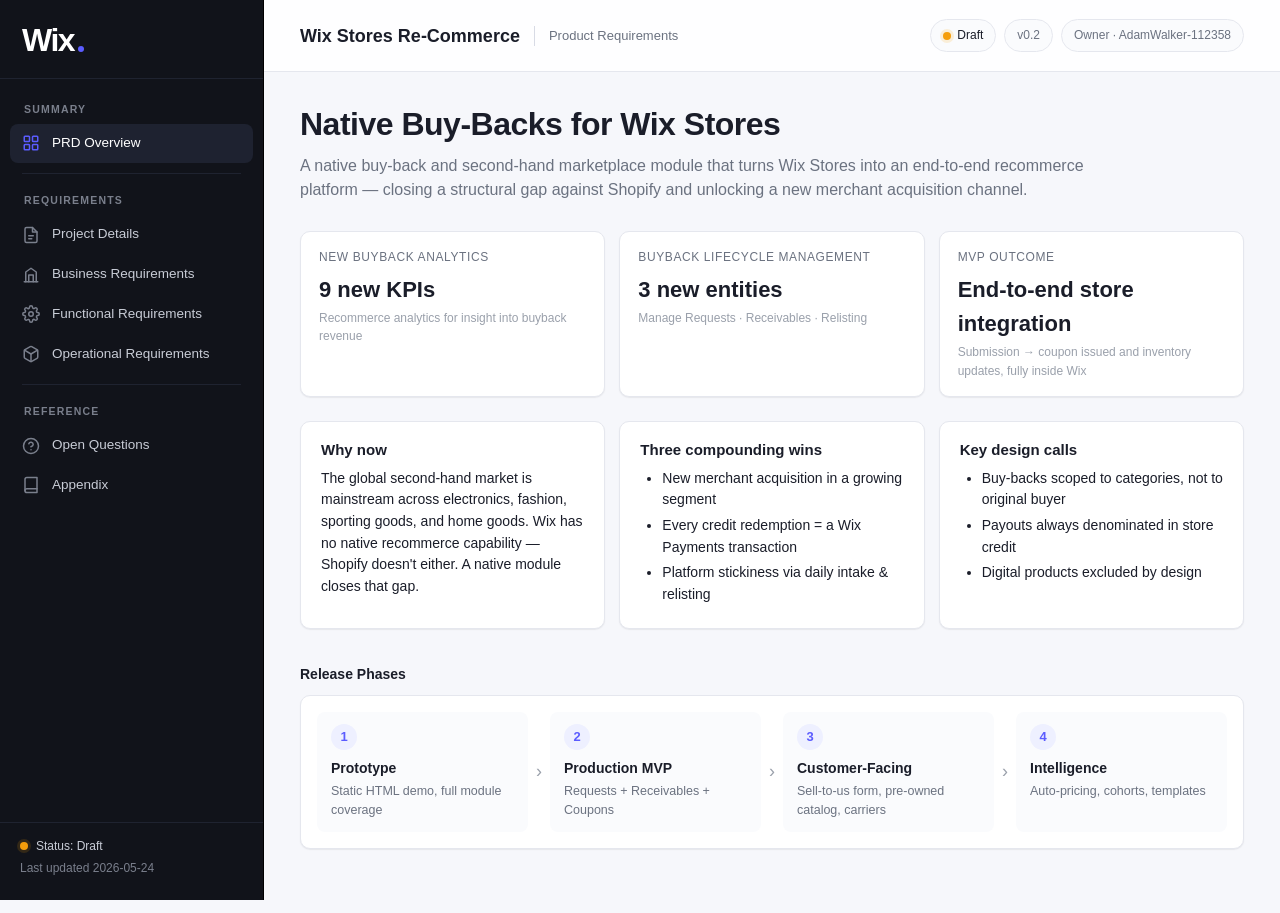
<file: requirements/index.html>
<!DOCTYPE html>
<html lang="en">
<head>
  <meta charset="UTF-8" />
  <meta name="viewport" content="width=device-width, initial-scale=1.0" />
  <title>Wix Stores Re-Commerce — PRD</title>
  <link rel="stylesheet" href="css/styles.css" />
</head>
<body>
  <button class="sidebar-toggle" id="sidebarToggle" aria-label="Toggle sidebar">
    <svg width="20" height="20" viewBox="0 0 24 24" fill="none" stroke="currentColor" stroke-width="2"><line x1="3" y1="6" x2="21" y2="6"/><line x1="3" y1="12" x2="21" y2="12"/><line x1="3" y1="18" x2="21" y2="18"/></svg>
  </button>

  <aside class="sidebar" id="sidebar">
    <div class="sidebar-header">
      <a class="wix-logo" href="https://www.wix.com" target="_blank" rel="noopener" aria-label="Wix">
        <span class="wix-logo-mark">Wix</span>
        <span class="wix-logo-dot" aria-hidden="true"></span>
      </a>
    </div>

    <nav class="nav" aria-label="Sections">
      <div class="nav-group">
        <div class="nav-group-title">Summary</div>
        <button class="nav-item active" data-section="overview">
          <span class="nav-ic" aria-hidden="true">
            <svg viewBox="0 0 24 24" fill="none" stroke="currentColor" stroke-width="2" stroke-linecap="round" stroke-linejoin="round"><rect x="3" y="3" width="7" height="7" rx="1"/><rect x="14" y="3" width="7" height="7" rx="1"/><rect x="3" y="14" width="7" height="7" rx="1"/><rect x="14" y="14" width="7" height="7" rx="1"/></svg>
          </span>
          <span>PRD Overview</span>
        </button>
      </div>

      <div class="nav-divider" role="separator"></div>

      <div class="nav-group">
        <div class="nav-group-title">Requirements</div>
        <button class="nav-item" data-section="project">
          <span class="nav-ic" aria-hidden="true">
            <svg viewBox="0 0 24 24" fill="none" stroke="currentColor" stroke-width="2" stroke-linecap="round" stroke-linejoin="round"><path d="M14 2H6a2 2 0 0 0-2 2v16a2 2 0 0 0 2 2h12a2 2 0 0 0 2-2V8z"/><polyline points="14 2 14 8 20 8"/><line x1="9" y1="13" x2="15" y2="13"/><line x1="9" y1="17" x2="13" y2="17"/></svg>
          </span>
          <span>Project Details</span>
        </button>
        <button class="nav-item" data-section="business">
          <span class="nav-ic" aria-hidden="true">
            <svg viewBox="0 0 24 24" fill="none" stroke="currentColor" stroke-width="2" stroke-linecap="round" stroke-linejoin="round"><path d="M3 21h18"/><path d="M5 21V8l7-5 7 5v13"/><path d="M9 21V12h6v9"/></svg>
          </span>
          <span>Business Requirements</span>
        </button>
        <button class="nav-item" data-section="functional">
          <span class="nav-ic" aria-hidden="true">
            <svg viewBox="0 0 24 24" fill="none" stroke="currentColor" stroke-width="2" stroke-linecap="round" stroke-linejoin="round"><circle cx="12" cy="12" r="3"/><path d="M19.4 15a1.65 1.65 0 0 0 .33 1.82l.06.06a2 2 0 1 1-2.83 2.83l-.06-.06a1.65 1.65 0 0 0-1.82-.33 1.65 1.65 0 0 0-1 1.51V21a2 2 0 1 1-4 0v-.09A1.65 1.65 0 0 0 9 19.4a1.65 1.65 0 0 0-1.82.33l-.06.06a2 2 0 1 1-2.83-2.83l.06-.06A1.65 1.65 0 0 0 4.6 15a1.65 1.65 0 0 0-1.51-1H3a2 2 0 1 1 0-4h.09A1.65 1.65 0 0 0 4.6 9a1.65 1.65 0 0 0-.33-1.82l-.06-.06a2 2 0 1 1 2.83-2.83l.06.06a1.65 1.65 0 0 0 1.82.33H9a1.65 1.65 0 0 0 1-1.51V3a2 2 0 1 1 4 0v.09a1.65 1.65 0 0 0 1 1.51 1.65 1.65 0 0 0 1.82-.33l.06-.06a2 2 0 1 1 2.83 2.83l-.06.06a1.65 1.65 0 0 0-.33 1.82V9a1.65 1.65 0 0 0 1.51 1H21a2 2 0 1 1 0 4h-.09a1.65 1.65 0 0 0-1.51 1z"/></svg>
          </span>
          <span>Functional Requirements</span>
        </button>
        <button class="nav-item" data-section="operational">
          <span class="nav-ic" aria-hidden="true">
            <svg viewBox="0 0 24 24" fill="none" stroke="currentColor" stroke-width="2" stroke-linecap="round" stroke-linejoin="round"><path d="M21 16V8a2 2 0 0 0-1-1.73l-7-4a2 2 0 0 0-2 0l-7 4A2 2 0 0 0 3 8v8a2 2 0 0 0 1 1.73l7 4a2 2 0 0 0 2 0l7-4A2 2 0 0 0 21 16z"/><polyline points="3.27 6.96 12 12.01 20.73 6.96"/><line x1="12" y1="22.08" x2="12" y2="12"/></svg>
          </span>
          <span>Operational Requirements</span>
        </button>
      </div>

      <div class="nav-divider" role="separator"></div>

      <div class="nav-group">
        <div class="nav-group-title">Reference</div>
        <button class="nav-item" data-section="open">
          <span class="nav-ic" aria-hidden="true">
            <svg viewBox="0 0 24 24" fill="none" stroke="currentColor" stroke-width="2" stroke-linecap="round" stroke-linejoin="round"><circle cx="12" cy="12" r="10"/><path d="M9.09 9a3 3 0 0 1 5.83 1c0 2-3 3-3 3"/><line x1="12" y1="17" x2="12.01" y2="17"/></svg>
          </span>
          <span>Open Questions</span>
        </button>
        <button class="nav-item" data-section="appendix">
          <span class="nav-ic" aria-hidden="true">
            <svg viewBox="0 0 24 24" fill="none" stroke="currentColor" stroke-width="2" stroke-linecap="round" stroke-linejoin="round"><path d="M4 19.5A2.5 2.5 0 0 1 6.5 17H20"/><path d="M6.5 2H20v20H6.5A2.5 2.5 0 0 1 4 19.5v-15A2.5 2.5 0 0 1 6.5 2z"/></svg>
          </span>
          <span>Appendix</span>
        </button>
      </div>
    </nav>

    <div class="sidebar-footer">
      <div class="footer-row"><span class="dot draft"></span><span>Status: Draft</span></div>
      <div class="footer-row muted">Last updated 2026-05-24</div>
    </div>
  </aside>

  <main class="main">
    <header class="topbar">
      <div class="topbar-left">
        <h1>Wix Stores Re-Commerce</h1>
        <span class="topbar-divider" aria-hidden="true"></span>
        <span class="topbar-kicker">Product Requirements</span>
      </div>
      <div class="topbar-right">
        <span class="chip"><span class="dot draft"></span>Draft</span>
        <span class="chip muted">v0.2</span>
        <span class="chip muted">Owner · AdamWalker-112358</span>
      </div>
    </header>

    <div class="content" id="content">

      <!-- OVERVIEW -->
      <section class="section active" id="section-overview">
        <div class="section-hero">
          <h2>Native Buy-Backs for Wix Stores</h2>
          <p class="lede">A native buy-back and second-hand marketplace module that turns Wix Stores into an end-to-end recommerce platform — closing a structural gap against Shopify and unlocking a new merchant acquisition channel.</p>
        </div>

        <div class="kpi-row">
          <div class="kpi"><div class="kpi-label">New Buyback Analytics</div><div class="kpi-value">9 new KPIs</div><div class="kpi-meta">Recommerce analytics for insight into buyback revenue</div></div>
          <div class="kpi"><div class="kpi-label">Buyback Lifecycle management</div><div class="kpi-value">3 new entities</div><div class="kpi-meta">Manage Requests · Receivables · Relisting</div></div>
          <div class="kpi"><div class="kpi-label">MVP outcome</div><div class="kpi-value">End-to-end store integration</div><div class="kpi-meta">Submission → coupon issued and inventory updates, fully inside Wix</div></div>
        
        </div>

        <div class="cards-grid">
          <div class="info-card">
            <h3>Why now</h3>
            <p>The global second-hand market is mainstream across electronics, fashion, sporting goods, and home goods. Wix has no native recommerce capability — Shopify doesn't either. A native module closes that gap.</p>
          </div>
          <div class="info-card">
            <h3>Three compounding wins</h3>
            <ul>
              <li>New merchant acquisition in a growing segment</li>
              <li>Every credit redemption = a Wix Payments transaction</li>
              <li>Platform stickiness via daily intake & relisting</li>
            </ul>
          </div>
          <div class="info-card">
            <h3>Key design calls</h3>
            <ul>
              <li>Buy-backs scoped to categories, not to original buyer</li>
              <li>Payouts always denominated in store credit</li>
              <li>Digital products excluded by design</li>
            </ul>
          </div>
        </div>

        <div class="phases">
          <h3 class="block-title">Release Phases</h3>
          <div class="phase-strip">
            <div class="phase"><div class="phase-num">1</div><div class="phase-name">Prototype</div><div class="phase-desc">Static HTML demo, full module coverage</div></div>
            <div class="phase-arrow">›</div>
            <div class="phase"><div class="phase-num">2</div><div class="phase-name">Production MVP</div><div class="phase-desc">Requests + Receivables + Coupons</div></div>
            <div class="phase-arrow">›</div>
            <div class="phase"><div class="phase-num">3</div><div class="phase-name">Customer-Facing</div><div class="phase-desc">Sell-to-us form, pre-owned catalog, carriers</div></div>
            <div class="phase-arrow">›</div>
            <div class="phase"><div class="phase-num">4</div><div class="phase-name">Intelligence</div><div class="phase-desc">Auto-pricing, cohorts, templates</div></div>
          </div>
        </div>
      </section>

      <!-- PROJECT DETAILS -->
      <section class="section" id="section-project">
        <div class="section-head">
          <div class="section-eyebrow">Section 1</div>
          <h2>Project Details</h2>
        </div>

        <div class="tabs" data-tabgroup="project">
          <button class="tab active" data-tab="history">Document History</button>
          <button class="tab" data-tab="stakeholders">Stakeholders</button>
          <button class="tab" data-tab="timeline">Timeline</button>
          <button class="tab" data-tab="resources">Resources</button>
        </div>

        <div class="tab-panels">
          <div class="tab-panel active" data-panel="history">
            <table class="data-table">
              <thead><tr><th>Version</th><th>Date</th><th>Description</th></tr></thead>
              <tbody>
                <tr><td><span class="badge">0.1</span></td><td>2026-05-23</td><td>Initial prototype PRD — dashboard shell, Buy Backs module, detail views</td></tr>
                <tr><td><span class="badge primary">0.2</span></td><td>2026-05-24</td><td>Rewrite incorporating re-commerce business context and full PRD structure</td></tr>
              </tbody>
            </table>
          </div>

          <div class="tab-panel" data-panel="stakeholders">
            <div class="callout warning">
              <strong>Assumption:</strong> Cross-functional stakeholders have not yet been named. The following roles should be assigned before this PRD is reviewed for production investment.
            </div>
            <table class="data-table">
              <thead><tr><th>Role</th><th>Name</th></tr></thead>
              <tbody>
                <tr><td>Product</td><td>Adam Walker</td></tr>
                <tr><td>Engineering</td><td><span class="muted">TBD</span></td></tr>
                <tr><td>Design</td><td><span class="muted">TBD</span></td></tr>
                <tr><td>QA</td><td><span class="muted">TBD</span></td></tr>
                <tr><td>Payments / Platform</td><td><span class="muted">TBD</span></td></tr>
                <tr><td>Sales / Customer Success</td><td><span class="muted">TBD</span></td></tr>
              </tbody>
            </table>
          </div>

          <div class="tab-panel" data-panel="timeline">
            <p>Two parallel workstreams:</p>
            <div class="cards-grid two-col">
              <div class="info-card">
                <h3>Prototype (current round)</h3>
                <p>Static HTML demo covering the full Buy Backs module and dashboard depth improvements.</p>
                <p class="muted"><em>Assumption: 3–4 weeks from kick-off.</em></p>
              </div>
              <div class="info-card">
                <h3>Production</h3>
                <p>Following prototype validation and discovery — phased delivery (see Business Requirements › Phases).</p>
              </div>
            </div>

            <h3 class="block-title">Milestones</h3>
            <table class="data-table">
              <thead><tr><th>Milestone</th><th>Scope</th><th>Target</th></tr></thead>
              <tbody>
                <tr><td><strong>M1</strong> — Detail views</td><td>Order, Product, Contact detail pages</td><td><span class="muted">TBD</span></td></tr>
                <tr><td><strong>M2</strong> — Placeholder fill</td><td>5 placeholder pages with mocked content</td><td><span class="muted">TBD</span></td></tr>
                <tr><td><strong>M3</strong> — Interactivity</td><td>Setup checklist, Inbox, search/filter, notifications</td><td><span class="muted">TBD</span></td></tr>
                <tr><td><strong>M4</strong> — Polish</td><td>Mobile responsiveness, a11y, empty states</td><td><span class="muted">TBD</span></td></tr>
              </tbody>
            </table>
          </div>

          <div class="tab-panel" data-panel="resources">
            <div class="callout warning">
              <strong>Assumption:</strong> No Figma files, Linear tickets, or external links have been created for this initiative. Add as they become available.
            </div>
            <ul class="bullet-list">
              <li><strong>Figma designs:</strong> <span class="muted">TBD</span></li>
              <li><strong>Linear project:</strong> <span class="muted">TBD</span></li>
              <li><strong>Carrier API options:</strong> <span class="muted">TBD</span></li>
              <li><strong>Market sizing analysis:</strong> <span class="muted">TBD</span></li>
            </ul>
          </div>
        </div>
      </section>

      <!-- BUSINESS REQUIREMENTS -->
      <section class="section" id="section-business">
        <div class="section-head">
          <div class="section-eyebrow">Section 2</div>
          <h2>Business Requirements</h2>
        </div>

        <div class="tabs" data-tabgroup="business">
          <button class="tab active" data-tab="context">Context</button>
          <button class="tab" data-tab="existing">Existing State</button>
          <button class="tab" data-tab="problems">Problems</button>
          <button class="tab" data-tab="customer">Customer Asks</button>
          <button class="tab" data-tab="usecases">Use Cases</button>
          <button class="tab" data-tab="personas">Personas</button>
          <button class="tab" data-tab="solution">Solution</button>
          <button class="tab" data-tab="strategy">Strategy</button>
          <button class="tab" data-tab="competitive">Competitive</button>
          <button class="tab" data-tab="phases">Phases</button>
          <button class="tab" data-tab="mvp">MVP</button>
        </div>

        <div class="tab-panels">
          <div class="tab-panel active" data-panel="context">
            <h3>Business Context and Motivation</h3>
            <p>The global second-hand and re-commerce market is growing rapidly across verticals — electronics, fashion, sporting goods, and home goods — driven by consumer price sensitivity, sustainability awareness, and the mainstreaming of pre-owned goods. Platforms like Back Market, Swappa, and ThredUp have demonstrated significant demand for vertically-focused recommerce, while horizontal marketplaces (eBay, Facebook Marketplace) serve the long tail.</p>
            <p>Wix Stores currently has no native capability for recommerce. Merchants who want to operate a buy-back or trade-in program must manage intake manually — email, spreadsheets, custom forms — and use entirely separate tools for logistics, credit issuance, and pre-owned inventory listing. This creates a structural acquisition gap: recommerce-focused businesses are not natural Wix users today because Wix does not solve their core operational problem.</p>
            <p>A native buy-back capability closes this gap and creates three compounding advantages for Wix:</p>
            <ol class="numbered-list">
              <li>It opens a new merchant acquisition channel in a growing market segment.</li>
              <li>Every credit redemption is a purchase processed through Wix Payments, increasing payment processing volume without new merchant acquisition cost.</li>
              <li>The recommerce cycle — intake, fulfillment, relisting, sale — deepens merchant engagement with Wix Stores far beyond a typical transactional relationship.</li>
            </ol>
          </div>

          <div class="tab-panel" data-panel="existing">
            <h3>Existing State</h3>
            <p>Wix Stores today supports product catalog management, order management, fulfillment, customer contact records, store credit and coupon issuance, and payment processing.</p>
            <div class="callout warning">
              <strong>Assumption:</strong> No native buy-back, trade-in, or recommerce workflow exists in the current product. Merchants attempting a buy-back program today do so manually — email, manual coupons with no link to the originating request, independent shipping, and listing accepted items as standard new products with no pre-owned designation.
            </div>
            <p>There is no "Sell to us" customer-facing form natively. There is no intake workflow, condition-review process, or pre-owned inventory label in the current product.</p>
          </div>

          <div class="tab-panel" data-panel="problems">
            <h3>Problems We Are Solving</h3>
            <div class="problem-grid">
              <div class="problem-card">
                <div class="problem-num">1</div>
                <h4>No structured buy-back workflow</h4>
                <p>Merchants who want to operate a buy-back program manage intake manually with no visibility into request status, proposed prices, or fulfillment state across multiple requests.</p>
              </div>
              <div class="problem-card">
                <div class="problem-num">2</div>
                <h4>No pre-owned distinction in catalog</h4>
                <p>There is no native concept of "pre-owned" in the product catalog. Merchants cannot label, price, or present used items distinctly from new ones within the same store.</p>
              </div>
              <div class="problem-card">
                <div class="problem-num">3</div>
                <h4>Credits disconnected from buy-backs</h4>
                <p>Issuing store credit today requires manual coupon creation with no link to the originating buy-back, making reconciliation impossible at scale and creating no feedback loop on credit redemption.</p>
              </div>
              <div class="problem-card">
                <div class="problem-num">4</div>
                <h4>Recommerce cycle is fragmented</h4>
                <p>Intake, logistics, condition review, credit issuance, and relisting each require a separate tool or manual step. There is no single workflow from submission to relisted pre-owned product.</p>
              </div>
            </div>
          </div>

          <div class="tab-panel" data-panel="customer">
            <h3>Customer Asks</h3>
            <div class="callout danger">
              <strong>Highest-priority gap:</strong> No specific customer signals — Linear IDs, merchant quotes, or support patterns — have been cited in the source material. Actual data must be collected before this moves past prototyping.
            </div>
            <p>Expected signal types to gather:</p>
            <ul class="bullet-list">
              <li>Merchant requests for trade-in or buy-back functionality in the Wix community forum and support channels</li>
              <li>Inbound sales inquiries from recommerce-focused businesses evaluating Wix as a platform</li>
              <li>Support tickets from merchants attempting manual workarounds for buy-back programs</li>
              <li>Win/loss data on deals where recommerce capability was cited as a differentiator</li>
            </ul>
          </div>

          <div class="tab-panel" data-panel="usecases">
            <h3>Use Cases</h3>
            <div class="usecase">
              <div class="uc-head"><span class="uc-id">UC-1</span><h4>Merchant receives and processes a buy-back request</h4></div>
              <div class="uc-row"><span class="uc-label">Trigger</span><span>Customer submits a buy-back request (storefront form or any channel).</span></div>
              <div class="uc-row"><span class="uc-label">Action</span><span>Merchant opens Requests, reviews product details / stated condition / photos, enters a proposed price in store credit, sends to customer.</span></div>
              <div class="uc-row"><span class="uc-label">Outcome</span><span>Customer approves or declines. On approval, carrier pickup is scheduled; request moves to Receivables as In Transit.</span></div>
            </div>
            <div class="usecase">
              <div class="uc-head"><span class="uc-id">UC-2</span><h4>Merchant reviews a received item and issues credit</h4></div>
              <div class="uc-row"><span class="uc-label">Trigger</span><span>Buy-back shipment arrives at the merchant.</span></div>
              <div class="uc-row"><span class="uc-label">Action</span><span>Merchant compares physical condition to stated. If matched, approves and issues a store-credit coupon equal to the proposed price.</span></div>
              <div class="uc-row"><span class="uc-label">Outcome</span><span>Customer receives a redeemable coupon. Merchant has a verified item ready to relist.</span></div>
            </div>
            <div class="usecase">
              <div class="uc-head"><span class="uc-id">UC-3</span><h4>Merchant relists an approved item as pre-owned</h4></div>
              <div class="uc-row"><span class="uc-label">Trigger</span><span>Approved buy-back item staged for resale.</span></div>
              <div class="uc-row"><span class="uc-label">Action</span><span>Merchant sets pre-owned price (typically below new), attaches item-specific photos, publishes with a "Pre-owned" designation.</span></div>
              <div class="uc-row"><span class="uc-label">Outcome</span><span>Item appears in storefront alongside new inventory, priced and labeled for the second-hand market.</span></div>
            </div>
            <div class="usecase">
              <div class="uc-head"><span class="uc-id">UC-4</span><h4>Price-sensitive customer purchases a pre-owned item</h4></div>
              <div class="uc-row"><span class="uc-label">Trigger</span><span>Customer browsing encounters a discounted pre-owned item.</span></div>
              <div class="uc-row"><span class="uc-label">Action</span><span>Customer purchases via standard checkout.</span></div>
              <div class="uc-row"><span class="uc-label">Outcome</span><span>Merchant earns margin; customer accesses product at lower price — potentially converting a non-full-price customer.</span></div>
            </div>
            <div class="usecase">
              <div class="uc-head"><span class="uc-id">UC-5</span><h4>Customer redeems store credit earned through a buy-back</h4></div>
              <div class="uc-row"><span class="uc-label">Trigger</span><span>Customer with an unused buy-back coupon returns.</span></div>
              <div class="uc-row"><span class="uc-label">Action</span><span>Customer applies the coupon at checkout.</span></div>
              <div class="uc-row"><span class="uc-label">Outcome</span><span>Merchant retains the customer; credit may fund a cart larger than its face value, raising AOV.</span></div>
            </div>
          </div>

          <div class="tab-panel" data-panel="personas">
            <h3>Personas</h3>
            <div class="cards-grid">
              <div class="persona-card primary">
                <div class="persona-tag">Primary · Acquisition target</div>
                <h4>The Recommerce Merchant</h4>
                <p>A merchant operating a dedicated buy-back or second-hand program. Examples: specialty electronics reseller, fashion consignment, sporting-goods trade-in. Has existing buy-back ops they want to centralize. <strong>Not currently a Wix user</strong> because Wix lacks the workflow tooling they need.</p>
              </div>
              <div class="persona-card">
                <div class="persona-tag">Secondary</div>
                <h4>The Established Wix Retailer</h4>
                <p>An existing Wix merchant with a physical-product store who wants to expand into recommerce as an additional revenue stream. Riya (20+ products, ~50 orders/month) is the archetype.</p>
              </div>
              <div class="persona-card">
                <div class="persona-tag">Secondary</div>
                <h4>The New Shop Owner</h4>
                <p>A newer Wix merchant using buy-backs primarily as a customer-retention and differentiation mechanism. Maya (handmade ceramics, non-technical) is the archetype. More interested in the credit retention mechanic than high volume.</p>
              </div>
              <div class="persona-card excluded">
                <div class="persona-tag danger">Excluded</div>
                <h4>Digital product merchants</h4>
                <p>Digital products have no physical condition, cannot be meaningfully bought back, and would create abuse vectors. Buy-back eligibility is explicitly limited to physical products.</p>
              </div>
            </div>
          </div>

          <div class="tab-panel" data-panel="solution">
            <h3>High-Level Solution</h3>
            <p>A native buy-back / recommerce module within Wix Stores, added as a top-level sidebar pillar with four sub-sections:</p>
            <div class="cards-grid two-col">
              <div class="info-card accent"><h4>① Requests</h4><p>Intake and pricing workflow — from customer submission through merchant proposal and customer approval.</p></div>
              <div class="info-card accent"><h4>② Receivables</h4><p>Fulfillment workflow — from carrier transit through condition review and store-credit coupon issuance.</p></div>
              <div class="info-card accent"><h4>③ Relisting</h4><p>Pre-owned inventory management — staging, pricing, and publishing approved items alongside new inventory.</p></div>
              <div class="info-card accent"><h4>④ Analytics</h4><p>Program health visibility — credits issued vs. redeemed, buy-back volume, pre-owned revenue, net profit.</p></div>
            </div>

            <h4 class="block-title">Key design decisions</h4>
            <ul class="bullet-list">
              <li><strong>Category-scoped, not buyer-scoped.</strong> A merchant selling Apple products accepts any iPhone regardless of purchase origin. Broadens supply; positions the merchant as a category-level recommerce hub rather than a returns desk.</li>
              <li><strong>Payouts are store credit, not cash.</strong> Funds the program from inventory and biases customers toward repeat purchases rather than cash extraction.</li>
              <li><strong>Digital products excluded by design.</strong> Risk of abuse (submitting the same digital purchase repeatedly) outweighs any benefit.</li>
            </ul>
          </div>

          <div class="tab-panel" data-panel="strategy">
            <h3>Strategy Around the Solution</h3>
            <div class="callout warning">
              <strong>Assumption:</strong> Aligns with a Wix platform strategy of becoming the end-to-end commerce operating system for SMBs.
            </div>
            <div class="strategy-grid">
              <div class="strategy-card"><div class="strategy-num">1</div><h4>New merchant acquisition</h4><p>Recommerce-focused businesses are not Wix users today because Wix lacks intake/workflow tooling. A native module creates a credible reason to switch.</p></div>
              <div class="strategy-card"><div class="strategy-num">2</div><h4>Payment processing volume</h4><p>Every buy-back credit redemption is a Wix Payments transaction. Recommerce drives repeat transactions at no incremental acquisition cost.</p></div>
              <div class="strategy-card"><div class="strategy-num">3</div><h4>Platform stickiness</h4><p>Merchants running active buy-back programs engage with Wix more frequently (daily intake, condition review, relisting) than outbound-only merchants.</p></div>
              <div class="strategy-card"><div class="strategy-num">4</div><h4>Customer LTV extension</h4><p>Store credit creates a pull mechanic that returns customers for a subsequent purchase, frequently funding a cart larger than the credit face value.</p></div>
            </div>
          </div>

          <div class="tab-panel" data-panel="competitive">
            <h3>Competitive Analysis</h3>
            <div class="callout warning">
              <strong>Assumption:</strong> No formal competitive analysis has been performed. The following represents the landscape to examine before committing to production architecture.
            </div>
            <table class="data-table">
              <thead><tr><th>Competitor</th><th>Type</th><th>Gap vs. Wix native module</th></tr></thead>
              <tbody>
                <tr><td><strong>Shopify</strong></td><td>Platform</td><td>No native buy-back. Third-party apps (Trove, Recurate, Retriev) add complexity, separate subscriptions, no native inventory/payments integration. This is the gap Wix can close.</td></tr>
                <tr><td><strong>Back Market, Swappa, Decluttr</strong></td><td>Dedicated recommerce</td><td>Not general-purpose. Merchant can't run a new-goods store in the same interface. Wix's edge: single merchant-branded storefront for both new and pre-owned.</td></tr>
                <tr><td><strong>Facebook Marketplace, eBay</strong></td><td>Horizontal marketplace</td><td>No merchant-branded experience, no workflow tooling, no credit issuance. Attract bargain hunters, not brand-loyal customers.</td></tr>
              </tbody>
            </table>
            <div class="callout danger">
              <strong>What not to copy:</strong> marketplace dynamics (public buyer/seller ratings, platform fees per transaction, seller reputation scores). Wix's recommerce module serves the merchant's branded store — marketplace dynamics would conflict with the merchant-brand relationship Wix is built on.
            </div>
            <p><strong>Wix's differentiator:</strong> a merchant-branded, fully integrated recommerce program that lives alongside the primary store, with credit issuance that creates a retention loop third-party apps and marketplaces cannot replicate.</p>
          </div>

          <div class="tab-panel" data-panel="phases">
            <h3>Phases and Release Details</h3>
            <div class="phase-vertical">
              <div class="phase-row">
                <div class="phase-badge">Phase 1</div>
                <div class="phase-body">
                  <h4>Prototype</h4>
                  <p>A static single-file HTML demo covering the full Buy Backs module (Requests, Receivables, Relisting, Analytics) and depth improvements to existing pages. No backend. No build step.</p>
                  <p><strong>Constraint:</strong> single <code>index.html</code>, under ~3,000 lines / ~150 KB.</p>
                  <p><strong>Goal:</strong> a 3-minute click-through tour that never hits a "Coming Soon" placeholder. ≥ 25 of ~40 sidebar entries land on a non-placeholder page (up from 11 today).</p>
                </div>
              </div>
              <div class="phase-row">
                <div class="phase-badge">Phase 2</div>
                <div class="phase-body">
                  <h4>Production MVP</h4>
                  <p>Merchant-facing Buy Backs module in production Wix Stores. <strong>Scope:</strong> Requests, Receivables, and coupon issuance.</p>
                  <p><strong>Pre-condition:</strong> prototype validated, customer research completed, Wix Payments coupon mechanics confirmed with the Payments team.</p>
                </div>
              </div>
              <div class="phase-row">
                <div class="phase-badge">Phase 3</div>
                <div class="phase-body">
                  <h4>Customer-Facing Intake and Catalog Integration</h4>
                  <p>Customer-facing "Sell to us" submission form on the storefront. Pre-owned product designation in the catalog. Carrier integration for label generation and real-time tracking.</p>
                </div>
              </div>
              <div class="phase-row">
                <div class="phase-badge">Phase 4</div>
                <div class="phase-body">
                  <h4>Intelligence Layer</h4>
                  <p>Automatic pricing suggestions based on condition and category. Funnel analytics and cohort analysis. Buy-back program configuration templates for common merchant types.</p>
                </div>
              </div>
            </div>
          </div>

          <div class="tab-panel" data-panel="mvp">
            <h3>MVP Definition</h3>
            <div class="mvp-banner">
              <div class="mvp-banner-icon">✓</div>
              <div>
                <div class="mvp-banner-title">The MVP outcome</div>
                <div class="mvp-banner-body">Process a buy-back request — from customer submission to store-credit coupon issued — entirely within the Wix dashboard, without a spreadsheet, external email, or manual coupon creation.</div>
              </div>
            </div>

            <h4 class="block-title">Minimum capabilities</h4>
            <ol class="numbered-list">
              <li>A Requests page where buy-back submissions can be entered and managed, with proposal and approval flow.</li>
              <li>A Receivables page where received items are condition-reviewed and credit issued on approval.</li>
              <li>A coupon generated and linked to the originating buy-back request, redeemable storewide.</li>
            </ol>

            <h4 class="block-title">Explicitly deferred from MVP</h4>
            <table class="data-table">
              <thead><tr><th>Deferred</th><th>Reason</th></tr></thead>
              <tbody>
                <tr><td><strong>Customer-facing submission form</strong></td><td>Customer-facing form requires storefront integration outside the dashboard module scope.</td></tr>
                <tr><td><strong>Carrier integration</strong></td><td>Label generation and real-time tracking require third-party API work; manual tracking suffices for MVP.</td></tr>
                <tr><td><strong>Relisting workflow</strong></td><td>Core value (credit issued, customer retained) does not require native relisting tooling.</td></tr>
                <tr><td><strong>Analytics dashboard</strong></td><td>Operational before reporting. Merchant can run program without it.</td></tr>
                <tr><td><strong>Automatic pricing engine</strong></td><td>Pricing judgment varies by category/merchant; automation needs sufficient data to be useful.</td></tr>
              </tbody>
            </table>

            <div class="callout success">
              <strong>MVP test:</strong> can a merchant receive a buy-back request, enter it in Wix, propose a price, have the customer approve, receive the item, review it, and issue a coupon — entirely within Wix? <strong>Yes.</strong>
            </div>
          </div>
        </div>
      </section>

      <!-- FUNCTIONAL REQUIREMENTS -->
      <section class="section" id="section-functional">
        <div class="section-head">
          <div class="section-eyebrow">Section 3</div>
          <h2>Functional Requirements</h2>
        </div>

        <div class="tabs" data-tabgroup="functional">
          <button class="tab active" data-tab="buybacks">Buy Backs Module</button>
          <button class="tab" data-tab="detail">Detail Views</button>
          <button class="tab" data-tab="placeholders">Placeholder Pages</button>
          <button class="tab" data-tab="ux">UX</button>
          <button class="tab" data-tab="instrumentation">Instrumentation</button>
          <button class="tab" data-tab="permissions">Permissions</button>
          <button class="tab" data-tab="billing">Billing</button>
          <button class="tab" data-tab="onboarding">Onboarding</button>
        </div>

        <div class="tab-panels">
          <div class="tab-panel active" data-panel="buybacks">
            <p>The Buy Backs module is a top-level sidebar pillar in Wix Stores, with a <span class="badge new">NEW</span> badge, positioned between Sales and Catalog. It is expanded by default on first load. The default landing page is Requests.</p>

            <div class="subtabs" data-tabgroup="bb-sub">
              <button class="subtab active" data-tab="requests">Requests</button>
              <button class="subtab" data-tab="receivables">Receivables</button>
              <button class="subtab" data-tab="relisting">Relisting</button>
              <button class="subtab" data-tab="bb-analytics">Analytics</button>
            </div>

            <div class="subtab-panels">
              <div class="subtab-panel active" data-panel="requests">
                <h4>Requests — Intake and pricing workflow (pre-shipment)</h4>
                <div class="states-strip">
                  <div class="state">Submitted</div><div class="state-arrow">→</div>
                  <div class="state">Proposed</div><div class="state-arrow">→</div>
                  <div class="state">Approved</div>
                  <div class="state-branch">(Declined branches from Proposed)</div>
                </div>

                <h5>Stats bar</h5>
                <div class="stat-strip">
                  <div class="stat-pill">Total Requests</div>
                  <div class="stat-pill">Awaiting Proposal</div>
                  <div class="stat-pill">Proposed — awaiting customer</div>
                  <div class="stat-pill">Approved — awaiting shipment</div>
                </div>

                <h5>Tabs</h5>
                <div class="stat-strip">
                  <div class="stat-pill alt">All</div>
                  <div class="stat-pill alt">Submitted</div>
                  <div class="stat-pill alt">Proposed</div>
                  <div class="stat-pill alt">Approved</div>
                  <div class="stat-pill alt">Declined</div>
                </div>

                <h5>Table columns</h5>
                <p class="muted">Request ID · Date · Customer · Product · Category · Condition · Proposed Price · Status · Action</p>

                <h5>Action by status</h5>
                <table class="data-table">
                  <thead><tr><th>Status</th><th>Action</th></tr></thead>
                  <tbody>
                    <tr><td><span class="badge">Submitted</span></td><td>"Send Proposal" — opens price-entry form</td></tr>
                    <tr><td><span class="badge primary">Proposed</span></td><td>"Awaiting Customer" — read-only</td></tr>
                    <tr><td><span class="badge success">Approved</span></td><td>"Print Receipt" — generates printable label with buy-back metadata</td></tr>
                    <tr><td><span class="badge danger">Declined</span></td><td>None</td></tr>
                  </tbody>
                </table>

                <h5>Business rules</h5>
                <ul class="bullet-list">
                  <li>Buy-back requests are scoped to the merchant's accepted product categories. The item does not need to have been purchased from this merchant — a merchant whose accepted categories include Apple products will accept any iPhone.</li>
                  <li>Digital product categories are excluded from the category picker.</li>
                  <li>Proposed price is denominated in store credit, not cash.</li>
                </ul>

                <h5>Edge cases</h5>
                <ul class="bullet-list">
                  <li><strong>Category not on accepted list:</strong> block submission with explanation of eligible categories.</li>
                  <li><strong>Incomplete photo uploads:</strong> warn the customer but allow submission.</li>
                  <li><strong>Guest vs. logged-in customer:</strong> <em>[Assumption: guest submissions supported; customer provides email for proposal notification. Requires platform-team confirmation.]</em></li>
                  <li><strong>Duplicate submissions for the same item:</strong> out of scope for MVP.</li>
                </ul>
              </div>

              <div class="subtab-panel" data-panel="receivables">
                <h4>Receivables — Fulfillment and condition review (post-shipment)</h4>
                <div class="states-strip">
                  <div class="state">In Transit</div><div class="state-arrow">→</div>
                  <div class="state">Received</div><div class="state-arrow">→</div>
                  <div class="state">Approved</div><div class="state-or">|</div><div class="state">Rejected</div>
                </div>

                <h5>Stats bar</h5>
                <div class="stat-strip">
                  <div class="stat-pill">In Transit</div>
                  <div class="stat-pill">Received — awaiting review</div>
                  <div class="stat-pill">Approved this month</div>
                  <div class="stat-pill">Coupons Issued (₪)</div>
                </div>

                <h5>Tabs</h5>
                <div class="stat-strip">
                  <div class="stat-pill alt">All</div>
                  <div class="stat-pill alt">In Transit</div>
                  <div class="stat-pill alt">Received</div>
                  <div class="stat-pill alt">Approved</div>
                  <div class="stat-pill alt">Rejected</div>
                </div>

                <h5>Table columns</h5>
                <p class="muted">Request ID · Customer · Product · Stated Condition · Carrier Status · Days in Transit · Review Outcome · Coupon Issued · Status · Action</p>

                <div class="callout primary">
                  <strong>Condition review rule:</strong> if reviewed condition matches stated, item is <strong>Approved</strong> and a coupon equal to the proposed price is issued. If condition is lower, item is <strong>Rejected</strong>.
                </div>

                <div class="callout primary">
                  <strong>Coupon issuance:</strong> on approval, a store-credit coupon is generated and linked to the originating request ID. Redeemable storewide, not restricted to the buy-back's product category.
                </div>

                <h5>Edge cases</h5>
                <ul class="bullet-list">
                  <li><strong>Item arrives damaged beyond usable condition:</strong> merchant records a rejection reason internally. Customer-facing rejection reason out of scope for MVP.</li>
                  <li><strong>Revised lower offer on rejection:</strong> <em>[Assumption: out of scope for MVP; binary approve/reject only. Negotiation flow is a Phase 3 consideration.]</em></li>
                </ul>
              </div>

              <div class="subtab-panel" data-panel="relisting">
                <h4>Relisting — Pre-owned inventory management (post-approval)</h4>
                <div class="states-strip">
                  <div class="state">Draft</div><div class="state-arrow">→</div>
                  <div class="state">Live</div><div class="state-arrow">→</div>
                  <div class="state">Sold</div>
                </div>

                <h5>Stats bar</h5>
                <div class="stat-strip">
                  <div class="stat-pill">Total Pre-owned Listed</div>
                  <div class="stat-pill">Live</div>
                  <div class="stat-pill">Sold</div>
                  <div class="stat-pill">Pre-owned Revenue (₪)</div>
                </div>

                <h5>Tabs</h5>
                <div class="stat-strip">
                  <div class="stat-pill alt">All</div>
                  <div class="stat-pill alt">Draft</div>
                  <div class="stat-pill alt">Live</div>
                  <div class="stat-pill alt">Sold</div>
                </div>

                <h5>Table columns</h5>
                <p class="muted">Thumbnail · Item Name · Category · Condition · Original Price · Listed Price · Discount % · Photos · Status · Action ("Edit")</p>

                <div class="callout warning">
                  <strong>Pricing rule:</strong> pre-owned price is set by the merchant. No automatic pricing in Phase 2. <em>[Assumption: A suggested pricing range based on condition and category history is a Phase 4 enhancement.]</em>
                </div>
                <div class="callout warning">
                  <strong>Catalog integration:</strong> approved/relisted items appear in the catalog with a "Pre-owned" label alongside new inventory. <em>[Assumption: Requires a new product-type designation in the Wix catalog data model. Confirmation with the Catalog team needed.]</em>
                </div>
              </div>

              <div class="subtab-panel" data-panel="bb-analytics">
                <h4>Analytics — Program health visibility</h4>

                <h5>KPI cards</h5>
                <div class="kpi-row tight">
                  <div class="kpi small"><div class="kpi-label">Credits Issued</div><div class="kpi-value">₪ ··</div><div class="kpi-meta">Total currency value</div></div>
                  <div class="kpi small"><div class="kpi-label">Credits Redeemed</div><div class="kpi-value">₪ ··</div><div class="kpi-meta">Currency + redemption rate %</div></div>
                  <div class="kpi small"><div class="kpi-label">Buy Backs Completed</div><div class="kpi-value">··</div><div class="kpi-meta">Count</div></div>
                  <div class="kpi small"><div class="kpi-label">Profit on Buy Backs</div><div class="kpi-value">₪ ··</div><div class="kpi-meta">Pre-owned Revenue − Credits Issued</div></div>
                  <div class="kpi small"><div class="kpi-label">Avg. Credit / Buy Back</div><div class="kpi-value">₪ ··</div><div class="kpi-meta">&nbsp;</div></div>
                  <div class="kpi small"><div class="kpi-label">Pre-owned Revenue</div><div class="kpi-value">₪ ··</div><div class="kpi-meta">&nbsp;</div></div>
                </div>

                <h5>Charts</h5>
                <ol class="numbered-list">
                  <li><strong>Credits Issued by Month</strong> — 6-month bar chart</li>
                  <li><strong>Buy Backs by Condition</strong> — bar breakdown across Excellent / Good / Fair / Poor</li>
                  <li><strong>Top Categories</strong> — ranked list with horizontal progress bars showing volume share</li>
                </ol>

                <div class="callout">
                  <strong>Out of scope for Phase 2:</strong> funnel chart (Submitted → Sold), cohort analysis, CSV/PDF export, date-range picker.
                </div>
              </div>
            </div>
          </div>

          <div class="tab-panel" data-panel="detail">
            <h3>Detail Views</h3>
            <div class="cards-grid">
              <div class="info-card">
                <h4>Order Detail</h4>
                <p>Triggered by clicking any order row. Displays: customer info, line items with thumbnails, payment status, fulfillment status, event timeline, action buttons (Refund, Mark Fulfilled, Print Invoice).</p>
                <p class="muted">Back navigation returns to the Orders list with the same tab active.</p>
              </div>
              <div class="info-card">
                <h4>Product Detail</h4>
                <p>Triggered by clicking "Edit" on a product. Displays: image gallery placeholder, name, description, pricing, inventory, variants list, SEO section.</p>
                <p class="muted">In-page edits are held in session state (<code>ST.draftProduct</code>). No persistence in the prototype.</p>
              </div>
              <div class="info-card">
                <h4>Contact Detail</h4>
                <p>Triggered by clicking a contact row. Displays: profile card, activity timeline (orders placed, forms submitted, emails opened — mocked in prototype), notes section, tags.</p>
              </div>
            </div>
          </div>

          <div class="tab-panel" data-panel="placeholders">
            <h3>Placeholder Pages (Phase 1 Prototype)</h3>
            <p>Five placeholder pages replaced with mocked content, using the existing component vocabulary (<code>cards-row</code>, <code>tbl-container</code>, <code>widget</code>):</p>
            <div class="placeholder-grid">
              <div class="placeholder-card"><div class="ph-num">1</div><h4>Abandoned Carts</h4><p>Table with customer, cart items, last activity timestamp, recovery email status.</p></div>
              <div class="placeholder-card"><div class="ph-num">2</div><h4>Discounts</h4><p>List of active / scheduled / expired discount codes with usage counts.</p></div>
              <div class="placeholder-card"><div class="ph-num">3</div><h4>Pages and Menu</h4><p>Tree of site pages with home page marker and "Add Page" button.</p></div>
              <div class="placeholder-card"><div class="ph-num">4</div><h4>Forms and Submissions</h4><p>Form list with submission counts; click to see a submissions table.</p></div>
              <div class="placeholder-card"><div class="ph-num">5</div><h4>SEO Tools</h4><p>Checklist page with meta title, sitemap, and indexing status progress indicators.</p></div>
            </div>
          </div>

          <div class="tab-panel" data-panel="ux">
            <h3>UX</h3>
            <div class="info-card">
              <h4>Navigation</h4>
              <p>Buy Backs is a top-level sidebar entry with a <span class="badge new">NEW</span> badge, between Sales and Catalog, expanded by default. Default landing page on first load is Requests.</p>
            </div>
            <div class="info-card">
              <h4>Component reuse</h4>
              <p>Buy Backs pages reuse the existing component vocabulary — <code>cards-row</code>, <code>tbl-container</code>, <code>widget</code>, badge, tab-bar — consistent with the Orders and Analytics pages. No net-new components are introduced.</p>
            </div>
            <div class="info-card">
              <h4>Entity relationships</h4>
              <ul class="bullet-list">
                <li>A <code>BuyBackRequest</code> has one Customer, one ProductCategory, one Condition, one ProposedPrice, and one Status.</li>
                <li>A <code>BuyBackReceivable</code> is a 1:1 extension of an Approved <code>BuyBackRequest</code>.</li>
                <li>A <code>BuyBackCoupon</code> is linked 1:1 to an Approved <code>BuyBackReceivable</code>.</li>
                <li>A <code>PreOwnedListing</code> is a 1:1 extension of an Approved <code>BuyBackReceivable</code> and becomes a Product in the catalog on publish.</li>
              </ul>
            </div>
            <div class="info-card">
              <h4>Wireframe</h4>
              <p>The Phase 1 prototype HTML file serves as the lo-fi wireframe for this phase. Production Phase 2 requires Figma designs before engineering begins.</p>
            </div>
          </div>

          <div class="tab-panel" data-panel="instrumentation">
            <h3>Analytics (Instrumentation)</h3>
            <div class="callout warning">
              <strong>Assumption — internal events:</strong> for the production build, engineering will instrument the following events. These feed the Analytics sub-section and product-health dashboards.
            </div>
            <div class="event-grid">
              <code class="event">buyback.request.submitted</code>
              <code class="event">buyback.proposal.sent</code>
              <code class="event">buyback.customer.approved</code>
              <code class="event">buyback.customer.declined</code>
              <code class="event">buyback.item.received</code>
              <code class="event">buyback.item.approved</code>
              <code class="event">buyback.item.rejected</code>
              <code class="event">buyback.coupon.issued</code>
              <code class="event">buyback.coupon.redeemed</code>
              <code class="event">buyback.listing.published</code>
            </div>
            <p><strong>Customer-facing:</strong> the Analytics sub-section is the customer-facing analytics surface for the buy-back program. No additional external reporting beyond the described KPI cards and charts is planned for Phase 2.</p>
          </div>

          <div class="tab-panel" data-panel="permissions">
            <h3>Permissions</h3>
            <div class="callout warning">
              <strong>Assumption:</strong> The following permissions model is proposed and requires confirmation with the Wix platform team.
            </div>
            <table class="data-table">
              <thead><tr><th>Action</th><th>Who can perform</th></tr></thead>
              <tbody>
                <tr><td>Access Buy Backs module</td><td>Store owners, Admins, Staff (read + process)</td></tr>
                <tr><td>Configure accepted buy-back categories</td><td>Store owners, Admins only</td></tr>
                <tr><td>Send a proposal</td><td>Store owners, Admins, Staff</td></tr>
                <tr><td>Issue a coupon</td><td>Store owners, Admins, Staff</td></tr>
                <tr><td>Publish a pre-owned listing</td><td>Store owners, Admins only</td></tr>
                <tr><td>View Buy Backs Analytics</td><td>Store owners, Admins</td></tr>
              </tbody>
            </table>
            <div class="cards-grid two-col">
              <div class="info-card"><h4>Plan tier</h4><p><em>[Assumption: Buy Backs is available on Wix Business and Business Elite plans. Not available on Free, Core, or Light plans.]</em></p></div>
              <div class="info-card"><h4>Feature flag</h4><p><em>[Assumption: ships behind a feature flag, enabled by default for eligible plan tiers after production launch.]</em></p></div>
            </div>
          </div>

          <div class="tab-panel" data-panel="billing">
            <h3>Billing</h3>
            <div class="callout warning">
              <strong>Assumption:</strong> Included in existing Business and Business Elite plans at no additional cost at launch. Coupon issuance flows through existing Wix Payments coupon infrastructure with no new billing line items. A potential upsell — higher-volume buy-back processing or an advanced analytics add-on — is a Phase 4 consideration. No usage-based billing impact at MVP.
            </div>
          </div>

          <div class="tab-panel" data-panel="onboarding">
            <h3>Onboarding</h3>
            <div class="callout warning">
              <strong>Assumption:</strong> Buy Backs is surfaced in the Wix Stores setup checklist for merchants with physical product categories. On first visit to Requests, a contextual tooltip explains the three-step workflow (Requests → Receivables → Relisting). An empty-state view with a "How buy-backs work" walkthrough card is shown when no requests exist. Existing qualifying merchants are notified via an in-product banner at launch.
            </div>
          </div>
        </div>
      </section>

      <!-- OPERATIONAL REQUIREMENTS -->
      <section class="section" id="section-operational">
        <div class="section-head">
          <div class="section-eyebrow">Section 4</div>
          <h2>Operational Requirements</h2>
        </div>

        <div class="callout warning">
          <strong>Assumption:</strong> Operational requirements below are for the production build. They do not apply to the current prototype phase, which has no backend.
        </div>

        <div class="tabs" data-tabgroup="operational">
          <button class="tab active" data-tab="migration">Migration</button>
          <button class="tab" data-tab="parity">Deployment Parity</button>
          <button class="tab" data-tab="llm">LLM Agnosticism</button>
          <button class="tab" data-tab="scale">Enterprise Scale</button>
        </div>

        <div class="tab-panels">
          <div class="tab-panel active" data-panel="migration">
            <h3>Migration</h3>
            <div class="info-card"><h4>Data migration</h4><p>Not applicable. Buy Backs is a new capability with no existing data to transform or backfill.</p></div>
            <div class="info-card"><h4>User migration</h4><p>Existing merchants do not need to take any action. The module is enabled automatically for eligible plan tiers. No reconfiguration of existing settings is required.</p></div>
            <div class="info-card"><h4>Sunsetting</h4><p>No existing behavior is being replaced. No deprecation period required.</p></div>
            <div class="info-card"><h4>Pre-collection</h4><p>Not applicable. Buy-back data is generated by merchant actions from day one of the feature launch.</p></div>
          </div>
          <div class="tab-panel" data-panel="parity">
            <h3>Deployment Parity</h3>
            <div class="callout warning">
              <strong>Assumption:</strong> Wix is a SaaS platform with no on-premise deployment model. Multi-region data residency considerations may apply to coupon and payment data stored as part of the buy-back record; this should be reviewed with the Wix infrastructure team before production design is finalized. No deployment parity gaps are expected.
            </div>
          </div>
          <div class="tab-panel" data-panel="llm">
            <h3>LLM Agnosticism</h3>
            <p>The MVP Buy Backs module has no LLM or AI dependency. Not applicable for Phase 2.</p>
            <p>A Phase 4 automatic pricing suggestion feature may introduce an LLM dependency. LLM agnosticism review should be conducted at that point, not now.</p>
          </div>
          <div class="tab-panel" data-panel="scale">
            <h3>Enterprise Scale</h3>
            <div class="callout warning">
              <strong>Assumption:</strong> The primary customer for Buy Backs is SMB merchants. The MVP data model and workflow should support up to ~500 active buy-back requests per merchant per month without architectural changes. High-volume recommerce operators (thousands of requests per day) are a Phase 4 concern. Performance bounds should be confirmed with engineering before Phase 2 launch.
            </div>
          </div>
        </div>
      </section>

      <!-- OPEN QUESTIONS -->
      <section class="section" id="section-open">
        <div class="section-head">
          <div class="section-eyebrow">Section 5</div>
          <h2>Open Questions</h2>
        </div>

        <div class="oq-list">
          <div class="oq">
            <div class="oq-num">1</div>
            <div class="oq-body">
              <h4>Customer notification channel</h4>
              <p>How are customers notified of the merchant's buy-back proposal? Email, Wix inbox, SMS, or in-app notification? Affects the approval flow UX and the carrier pickup scheduling step.</p>
              <div class="oq-owner">Owner: Product + Platform</div>
            </div>
          </div>
          <div class="oq">
            <div class="oq-num">2</div>
            <div class="oq-body">
              <h4>Carrier integration scope</h4>
              <p>Which carrier API(s) should Phase 3 integrate with for label generation? Extension of Wix Shipping or net-new direct integration?</p>
              <div class="oq-owner">Owner: Platform / Shipping</div>
            </div>
          </div>
          <div class="oq">
            <div class="oq-num">3</div>
            <div class="oq-body">
              <h4>Accepted category configuration</h4>
              <p>How does a merchant define their accepted buy-back categories? Derived from existing product catalog categories, or a separate configuration step?</p>
              <div class="oq-owner">Owner: Product</div>
            </div>
          </div>
          <div class="oq">
            <div class="oq-num">4</div>
            <div class="oq-body">
              <h4>Rejection with revised offer</h4>
              <p>When a received item is Rejected, can the merchant make a revised lower offer rather than a binary reject? Would reduce abandonment but adds flow complexity.</p>
              <div class="oq-owner">Owner: Product (Phase 3 decision)</div>
            </div>
          </div>
          <div class="oq">
            <div class="oq-num">5</div>
            <div class="oq-body">
              <h4>Currency</h4>
              <p>The prototype uses ₪ (NIS). Should it localize to $ for a broader audience? In production, the analytics currency should default to the merchant's configured store currency.</p>
              <div class="oq-owner">Owner: Product</div>
            </div>
          </div>
          <div class="oq">
            <div class="oq-num">6</div>
            <div class="oq-body">
              <h4>Hash routing</h4>
              <p>Should buy-back detail views be URL-hash routed (<code>#/buybacks/requests/1001</code>) so links survive a page refresh? Low-cost improvement worth deciding before M1.</p>
              <div class="oq-owner">Owner: Engineering</div>
            </div>
          </div>
          <div class="oq">
            <div class="oq-num">7</div>
            <div class="oq-body">
              <h4>Guest submissions</h4>
              <p>Are buy-back requests from non-logged-in customers supported? If so, what is the identity and notification model?</p>
              <div class="oq-owner">Owner: Product + Platform</div>
            </div>
          </div>
        </div>
      </section>

      <!-- APPENDIX -->
      <section class="section" id="section-appendix">
        <div class="section-head">
          <div class="section-eyebrow">Appendix</div>
          <h2>Prototype Scope Summary</h2>
        </div>

        <p>This section captures the prototype-specific constraints and coverage targets. It does not apply to the production build.</p>

        <div class="cards-grid two-col">
          <div class="info-card">
            <h4>Architecture</h4>
            <p>Single static HTML file. Vanilla JS + inline CSS. State object <code>ST</code> drives all rendering via <code>renderApp()</code>. No backend, no persistence, no build step.</p>
          </div>
          <div class="info-card">
            <h4>Coverage target</h4>
            <p>≥ 25 of ~40 sidebar entries land on a real page (up from 11 today).</p>
          </div>
          <div class="info-card">
            <h4>File size target</h4>
            <p>Under ~3,000 lines / ~150 KB.</p>
          </div>
          <div class="info-card">
            <h4>Acceptance — Buy Backs prototype</h4>
            <ul class="bullet-list compact">
              <li>Top-level sidebar pillar with NEW badge and four sub-items.</li>
              <li>Refresh lands on Requests with Buy Backs expanded and Requests active.</li>
              <li>Each sub-page renders mocked data, has working status tabs, and computes stats from data.</li>
              <li>Old single-page <code>pgBuyBacks</code> removed. Old Sales › Buy Backs sub-entry removed.</li>
            </ul>
          </div>
        </div>

        <h3 class="block-title">Non-goals (prototype)</h3>
        <ul class="bullet-list">
          <li>No backend, database, or persistence beyond <code>ST</code>.</li>
          <li>No build pipeline, bundler, framework, or TypeScript.</li>
          <li>No real authentication, payments, or third-party integrations.</li>
          <li>No automated tests.</li>
        </ul>
      </section>

    </div>
  </main>

  <script src="js/app.js"></script>
</body>
</html>
</file>
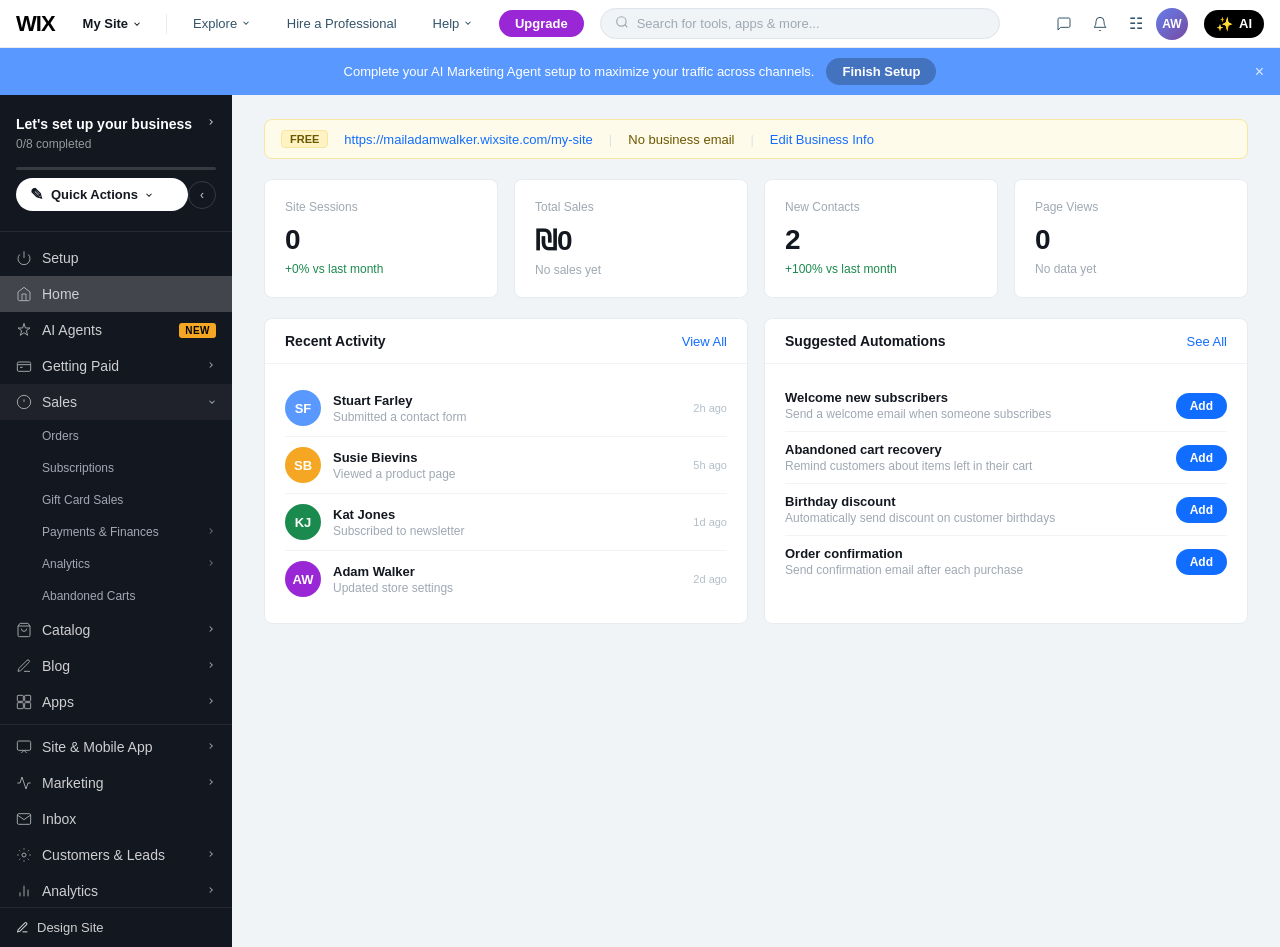
<file: wix-prototype-v2 (1).html>
<!DOCTYPE html>
<html lang="en"><head>
<meta charset="UTF-8">
<meta name="viewport" content="width=device-width, initial-scale=1.0">
<title>Wix Dashboard Prototype</title>
<style>
*{margin:0;padding:0;box-sizing:border-box;}
body{font-family:Helvetica Neue,Helvetica,Arial,sans-serif;background:#f0f4f7;color:#131720;display:flex;flex-direction:column;min-height:100vh;font-size:14px;}
#topnav{height:48px;background:#fff;border-bottom:1px solid #e8ecf0;display:flex;align-items:center;padding:0 16px;gap:16px;position:sticky;top:0;z-index:100;flex-shrink:0;}
#topnav .wix-logo{font-size:22px;font-weight:900;letter-spacing:-1px;color:#000;margin-right:4px;flex-shrink:0;font-family:Helvetica Neue,Helvetica,Arial,sans-serif;}
#topnav .tn-site{display:flex;align-items:center;gap:4px;font-size:13px;font-weight:600;color:#131720;cursor:pointer;padding:4px 8px;border-radius:6px;}
#topnav .tn-site:hover{background:#f0f4f7;}
#topnav .tn-divider{width:1px;height:20px;background:#e8ecf0;flex-shrink:0;}
#topnav .tn-link{font-size:13px;color:#32536a;cursor:pointer;padding:4px 10px;border-radius:6px;white-space:nowrap;}
#topnav .tn-link:hover{background:#f0f4f7;}
#topnav .tn-link .tn-arrow{font-size:9px;margin-left:3px;}
#topnav .tn-upgrade{background:#9a27d5;color:#fff;border:none;border-radius:20px;padding:6px 16px;font-size:13px;font-weight:600;cursor:pointer;white-space:nowrap;}
#topnav .tn-upgrade:hover{background:#8620c0;}
#topnav .tn-search{flex:1;max-width:400px;background:#f0f4f7;border:1px solid #dde3ea;border-radius:20px;display:flex;align-items:center;padding:6px 14px;gap:8px;}
#topnav .tn-search input{border:none;background:transparent;font-size:13px;color:#131720;outline:none;flex:1;}
#topnav .tn-search input::placeholder{color:#9fa8b3;}
#topnav .tn-actions{display:flex;align-items:center;gap:4px;margin-left:auto;}
#topnav .tn-icon-btn{width:32px;height:32px;display:flex;align-items:center;justify-content:center;border-radius:50%;cursor:pointer;color:#32536a;position:relative;}
#topnav .tn-icon-btn:hover{background:#f0f4f7;}
#topnav .tn-avatar{width:32px;height:32px;border-radius:50%;overflow:hidden;cursor:pointer;background:#e8ecf0;display:flex;align-items:center;justify-content:center;font-size:12px;font-weight:700;}
#topnav .tn-ai-btn{background:#000;color:#fff;border-radius:20px;padding:6px 12px;font-size:13px;font-weight:600;cursor:pointer;display:flex;align-items:center;gap:6px;border:none;}
#promo-banner{background:#5999ff;color:#fff;display:flex;align-items:center;justify-content:center;gap:12px;padding:10px 16px;font-size:13px;position:relative;flex-shrink:0;}
#promo-banner .pb-text{font-weight:400;}
#promo-banner .pb-btn{background:rgba(0,0,0,0.25);color:#fff;border:none;border-radius:20px;padding:6px 16px;font-size:13px;font-weight:600;cursor:pointer;white-space:nowrap;}
#promo-banner .pb-btn:hover{background:rgba(0,0,0,0.35);}
#promo-banner .pb-close{position:absolute;right:16px;top:50%;transform:translateY(-50%);cursor:pointer;opacity:0.8;background:none;border:none;color:#fff;font-size:16px;line-height:1;}
#body-wrap{display:flex;flex:1;min-height:0;}
#sidebar{width:232px;min-width:232px;background:#131720;display:flex;flex-direction:column;height:calc(100vh - 48px);position:sticky;top:48px;overflow-y:auto;overflow-x:hidden;flex-shrink:0;}
#sidebar::-webkit-scrollbar{width:4px;}
#sidebar::-webkit-scrollbar-thumb{background:rgba(255,255,255,0.15);border-radius:2px;}
#sidebar .sb-top{padding:12px 16px;border-bottom:1px solid rgba(255,255,255,0.08);}
#sidebar .sb-setup-card{display:flex;align-items:flex-start;justify-content:space-between;cursor:pointer;padding:8px 0;}
#sidebar .sb-setup-card:hover{opacity:0.85;}
#sidebar .sb-setup-title{font-size:14px;font-weight:700;color:#fff;line-height:1.3;}
#sidebar .sb-setup-sub{font-size:12px;color:rgba(207,208,210,0.7);margin-top:4px;}
#sidebar .sb-setup-arrow{color:#cfcfd2;font-size:11px;margin-top:2px;flex-shrink:0;}
#sidebar .sb-progress-bar-wrap{height:3px;background:rgba(255,255,255,0.15);border-radius:2px;margin-top:8px;}
#sidebar .sb-progress-bar{height:3px;background:#5999ff;border-radius:2px;width:0%;}
#sidebar .sb-quick-actions{margin:8px 0;display:flex;align-items:center;justify-content:space-between;}
#sidebar .sb-qa-btn{background:#fff;color:#131720;border:none;border-radius:20px;padding:7px 14px;font-size:13px;font-weight:700;cursor:pointer;display:flex;align-items:center;gap:6px;flex:1;}
#sidebar .sb-qa-btn:hover{background:#f0f4f7;}
#sidebar .sb-collapse-btn{width:28px;height:28px;border-radius:50%;border:1px solid rgba(255,255,255,0.15);background:transparent;color:#cfcfd2;cursor:pointer;display:flex;align-items:center;justify-content:center;font-size:12px;flex-shrink:0;}
#sidebar .sb-collapse-btn:hover{background:rgba(255,255,255,0.08);}
#sidebar .sb-nav{padding:8px 0;}
.sb-item{display:flex;align-items:center;gap:10px;padding:0 16px;cursor:pointer;height:36px;color:#cfcfd2;font-size:14px;font-weight:530;transition:background 0.1s;position:relative;text-decoration:none;}
.sb-item:hover{background:#1f222b;}
.sb-item.active{background:#42454c;color:#cfcfd2;}
.sb-item.parent-open{background:#1f222b;}
.sb-item .sbi-icon{width:16px;height:16px;flex-shrink:0;display:flex;align-items:center;justify-content:center;opacity:0.75;}
.sb-item .sbi-label{flex:1;font-size:14px;}
.sb-item .sbi-badge{background:#f5a623;color:#000;font-size:10px;font-weight:700;padding:2px 6px;border-radius:3px;letter-spacing:0.5px;}
.sb-item .sbi-arrow{font-size:10px;color:#9fa8b3;transition:transform 0.2s;flex-shrink:0;}
.sb-item .sbi-arrow.open{transform:rotate(90deg);}
.sb-submenu{overflow:hidden;}
.sb-subitem{display:flex;align-items:center;padding:0 16px 0 42px;height:32px;cursor:pointer;color:#9fa8b3;font-size:12px;font-weight:530;transition:background 0.1s;}
.sb-subitem:hover{background:#1f222b;color:#cfcfd2;}
.sb-subitem.active{background:#42454c;color:#cfcfd2;}
.sb-subitem .ssi-arrow{font-size:9px;margin-left:auto;color:#6b7280;}
#sidebar .sb-divider{height:1px;background:rgba(255,255,255,0.08);margin:4px 0;}
#sidebar .sb-design-site{position:sticky;bottom:0;background:#131720;border-top:1px solid rgba(255,255,255,0.08);padding:12px 16px;}
#sidebar .sb-design-site a{display:flex;align-items:center;gap:8px;color:#cfcfd2;font-size:13px;font-weight:530;text-decoration:none;cursor:pointer;}
#sidebar .sb-design-site a:hover{color:#fff;}
#main{flex:1;display:flex;flex-direction:column;min-width:0;overflow:hidden;}
#page-content{padding:24px 32px;overflow-y:auto;flex:1;}
.page-hdr{display:flex;align-items:center;justify-content:space-between;margin-bottom:20px;}
.page-hdr h1{font-size:24px;font-weight:700;color:#131720;}
.btn-primary{background:#116dff;color:#fff;border:none;border-radius:20px;padding:8px 20px;font-size:14px;font-weight:600;cursor:pointer;display:flex;align-items:center;gap:6px;white-space:nowrap;}
.btn-primary:hover{background:#0f62e6;}
.btn-secondary{background:#fff;color:#32536a;border:1px solid #dde3ea;border-radius:20px;padding:8px 16px;font-size:13px;font-weight:600;cursor:pointer;white-space:nowrap;}
.btn-secondary:hover{background:#f7f8fa;}
.stats-bar{background:#fff;border-radius:8px;padding:14px 20px;display:flex;align-items:center;gap:24px;margin-bottom:16px;border:1px solid #e8ecf0;}
.stats-bar .stat-item{display:flex;align-items:center;gap:8px;font-size:14px;color:#32536a;}
.stats-bar .stat-item .stat-val{font-weight:700;color:#131720;}
.stats-bar .stat-item .stat-pct{font-size:12px;color:#9fa8b3;}
.stats-bar .stat-divider{width:1px;height:20px;background:#e8ecf0;}
.stats-bar .stat-date{margin-left:auto;display:flex;align-items:center;gap:8px;}
.stats-bar .stat-date-btn{font-size:13px;color:#116dff;cursor:pointer;display:flex;align-items:center;gap:4px;font-weight:600;}
.stats-bar .stat-analytics-link{font-size:13px;color:#116dff;cursor:pointer;font-weight:600;text-decoration:none;}
.tbl-toolbar{background:#fff;border-radius:8px 8px 0 0;padding:10px 16px;display:flex;align-items:center;gap:12px;border:1px solid #e8ecf0;border-bottom:none;}
.tbl-toolbar .tt-view-select{display:flex;align-items:center;gap:6px;padding:6px 12px;border:1px solid #dde3ea;border-radius:20px;font-size:13px;cursor:pointer;color:#131720;background:#fff;white-space:nowrap;}
.tbl-toolbar .tt-view-select:hover{background:#f7f8fa;}
.tbl-toolbar .tt-count{font-size:13px;color:#9fa8b3;background:#f0f4f7;border-radius:10px;padding:1px 7px;}
.tbl-toolbar .tt-manage-view{font-size:13px;color:#116dff;cursor:pointer;font-weight:600;display:flex;align-items:center;gap:4px;}
.tbl-toolbar .tt-right{margin-left:auto;display:flex;align-items:center;gap:8px;}
.tbl-toolbar .tt-filter-btn{display:flex;align-items:center;gap:6px;padding:6px 14px;border:1px solid #dde3ea;border-radius:20px;font-size:13px;cursor:pointer;color:#32536a;background:#fff;}
.tbl-toolbar .tt-filter-btn:hover{background:#f7f8fa;}
.tbl-toolbar .tt-cols-btn{width:32px;height:32px;border:1px solid #dde3ea;border-radius:6px;cursor:pointer;display:flex;align-items:center;justify-content:center;color:#32536a;background:#fff;}
.tbl-toolbar .tt-cols-btn:hover{background:#f7f8fa;}
.tbl-toolbar .tt-search{display:flex;align-items:center;gap:8px;padding:6px 14px;border:1px solid #dde3ea;border-radius:20px;font-size:13px;background:#fff;min-width:200px;}
.tbl-toolbar .tt-search input{border:none;outline:none;font-size:13px;color:#131720;background:transparent;flex:1;}
.tbl-toolbar .tt-search input::placeholder{color:#9fa8b3;}
.tbl-container{background:#fff;border:1px solid #e8ecf0;border-radius:0 0 8px 8px;overflow:hidden;}
table{width:100%;border-collapse:collapse;}
table th{text-align:left;font-size:12px;font-weight:600;color:#9fa8b3;padding:10px 16px;border-bottom:1px solid #e8ecf0;white-space:nowrap;background:#fff;}
table td{padding:12px 16px;border-bottom:1px solid #f0f4f7;font-size:13px;color:#131720;vertical-align:middle;}
table tr:last-child td{border-bottom:none;}
table tr:hover td{background:#f9fafb;}
table th input[type=checkbox],table td input[type=checkbox]{width:15px;height:15px;cursor:pointer;}
.bdg{display:inline-flex;align-items:center;padding:3px 10px;border-radius:20px;font-size:12px;font-weight:600;white-space:nowrap;}
.bdg.ok{background:#e9f8f0;color:#1b8a4e;}
.bdg.warn{background:#fff8e6;color:#a8690a;}
.bdg.bad{background:#fef0f0;color:#c0392b;}
.bdg.gray{background:#f0f4f7;color:#32536a;}
.bdg.blue{background:#e8f1ff;color:#0f62e6;}
.bdg.purple{background:#f5eeff;color:#7c3aed;}
.cards-row{display:grid;grid-template-columns:repeat(auto-fit,minmax(220px,1fr));gap:16px;margin-bottom:20px;}
.card{background:#fff;border-radius:8px;padding:20px;border:1px solid #e8ecf0;}
.card .card-label{font-size:12px;color:#9fa8b3;margin-bottom:10px;font-weight:500;}
.card .card-value{font-size:28px;font-weight:700;color:#131720;}
.card .card-sub{font-size:12px;color:#1b8a4e;margin-top:6px;font-weight:500;}
.card .card-sub.neg{color:#c0392b;}
.card .card-sub.neutral{color:#9fa8b3;}
.widget{background:#fff;border-radius:8px;border:1px solid #e8ecf0;margin-bottom:16px;}
.widget-hdr{padding:14px 20px;border-bottom:1px solid #f0f4f7;display:flex;align-items:center;justify-content:space-between;}
.widget-hdr h3{font-size:14px;font-weight:700;color:#131720;}
.widget-hdr a{font-size:13px;color:#116dff;text-decoration:none;font-weight:500;}
.widget-body{padding:16px 20px;}
.act-item{display:flex;align-items:center;gap:12px;padding:10px 0;border-bottom:1px solid #f0f4f7;}
.act-item:last-child{border-bottom:none;}
.act-av{width:36px;height:36px;border-radius:50%;display:flex;align-items:center;justify-content:center;font-size:13px;font-weight:700;color:#fff;flex-shrink:0;}
.act-info{flex:1;}
.act-name{font-size:13px;font-weight:600;color:#131720;}
.act-desc{font-size:12px;color:#9fa8b3;margin-top:2px;}
.act-time{font-size:11px;color:#b4bec8;white-space:nowrap;}
.setup-list{list-style:none;}
.setup-item{display:flex;align-items:center;gap:14px;padding:14px 0;border-bottom:1px solid #f0f4f7;cursor:pointer;}
.setup-item:hover .stxt h4{color:#116dff;}
.setup-item .sck{width:22px;height:22px;border-radius:50%;border:2px solid #dde3ea;display:flex;align-items:center;justify-content:center;flex-shrink:0;}
.setup-item.done .sck{background:#1b8a4e;border-color:#1b8a4e;color:#fff;}
.setup-item .stxt{flex:1;}
.setup-item .stxt h4{font-size:13px;font-weight:600;color:#131720;transition:color 0.15s;}
.setup-item .stxt p{font-size:12px;color:#9fa8b3;margin-top:2px;}
.setup-item .sarr{color:#b4bec8;font-size:10px;}
.pbar-wrap{background:#e8ecf0;border-radius:20px;height:4px;margin:10px 0;}
.pbar{background:#116dff;border-radius:20px;height:4px;}
.ag{display:grid;grid-template-columns:repeat(auto-fit,minmax(160px,1fr));gap:16px;margin-bottom:20px;}
.ac{background:#fff;border-radius:8px;padding:18px;border:1px solid #e8ecf0;}
.ac .acl{font-size:12px;color:#9fa8b3;margin-bottom:6px;font-weight:500;}
.ac .acv{font-size:22px;font-weight:700;color:#131720;}
.ac .acc{font-size:12px;color:#1b8a4e;margin-top:4px;font-weight:500;}
.chart-box{background:#fff;border-radius:8px;border:1px solid #e8ecf0;padding:20px;margin-bottom:16px;}
.chart-box h3{font-size:14px;font-weight:700;color:#131720;margin-bottom:16px;}
.bars{display:flex;align-items:flex-end;gap:6px;height:120px;}
.bar-col{flex:1;display:flex;flex-direction:column;align-items:center;gap:4px;}
.bar-fill{width:100%;background:#116dff;border-radius:3px 3px 0 0;min-height:3px;}
.bar-lbl{font-size:10px;color:#9fa8b3;}
.empty-pg{text-align:center;padding:60px 20px;color:#9fa8b3;}
.empty-pg .eico{font-size:48px;margin-bottom:16px;}
.empty-pg h3{font-size:18px;font-weight:700;color:#131720;margin-bottom:8px;}
.empty-pg p{font-size:14px;max-width:300px;margin:0 auto;}
.two-col{display:grid;grid-template-columns:1fr 1fr;gap:16px;}
.pimg{width:36px;height:36px;border-radius:4px;display:flex;align-items:center;justify-content:center;font-size:18px;background:#f0f4f7;flex-shrink:0;}
.cav{width:36px;height:36px;border-radius:50%;display:flex;align-items:center;justify-content:center;font-size:13px;font-weight:700;color:#fff;flex-shrink:0;}
.ord-tabs{display:flex;border-bottom:2px solid #e8ecf0;margin-bottom:16px;}
.ot{padding:10px 16px;font-size:13px;cursor:pointer;color:#9fa8b3;border-bottom:2px solid transparent;margin-bottom:-2px;font-weight:500;}
.ot:hover{color:#131720;}
.ot.active{color:#116dff;border-bottom-color:#116dff;font-weight:600;}
.fbar{display:flex;align-items:center;gap:10px;margin-bottom:16px;}
.fbar input{flex:1;padding:8px 14px;border:1px solid #dde3ea;border-radius:20px;font-size:13px;outline:none;background:#fff;}
.fbar input:focus{border-color:#116dff;}
.fbar .fbar-btn{padding:8px 16px;border:1px solid #dde3ea;background:#fff;border-radius:20px;font-size:13px;cursor:pointer;color:#32536a;white-space:nowrap;}
.fbar .fbar-btn:hover{background:#f7f8fa;}
.acell{display:flex;gap:6px;}
.acell button{padding:5px 12px;font-size:12px;border:1px solid #dde3ea;background:#fff;border-radius:20px;cursor:pointer;color:#32536a;font-weight:500;}
.acell button:hover{background:#f7f8fa;}
.siteinfo-bar{background:#fffbea;border:1px solid #f5e6a0;border-radius:8px;padding:10px 16px;display:flex;align-items:center;gap:16px;margin-bottom:20px;font-size:13px;color:#6b5700;}
.siteinfo-bar .si-tag{background:#fff3c4;border:1px solid #f5e6a0;border-radius:4px;padding:2px 8px;font-size:11px;font-weight:700;color:#6b5700;text-transform:uppercase;}
.siteinfo-bar a{color:#116dff;text-decoration:none;font-weight:500;}
.siteinfo-bar .si-sep{color:#dde3ea;}
@media(max-width:900px){.two-col{grid-template-columns:1fr;}}
</style>
</head>
<body>
<div id="app"><nav id="topnav"><div class="wix-logo">WIX</div><div class="tn-site">My Site <svg width="10" height="10" viewBox="0 0 24 24" fill="none" stroke="currentColor" stroke-width="2.5"><polyline points="6 9 12 15 18 9"></polyline></svg></div><div class="tn-divider"></div><span class="tn-link">Explore <svg width="10" height="10" viewBox="0 0 24 24" fill="none" stroke="currentColor" stroke-width="2.5"><polyline points="6 9 12 15 18 9"></polyline></svg></span><span class="tn-link">Hire a Professional</span><span class="tn-link">Help <svg width="10" height="10" viewBox="0 0 24 24" fill="none" stroke="currentColor" stroke-width="2.5"><polyline points="6 9 12 15 18 9"></polyline></svg></span><button class="tn-upgrade">Upgrade</button><div class="tn-search"><span style="color:#9fa8b3;flex-shrink:0"><svg width="14" height="14" viewBox="0 0 24 24" fill="none" stroke="currentColor" stroke-width="2"><circle cx="11" cy="11" r="8"></circle><line x1="21" y1="21" x2="16.65" y2="16.65"></line></svg></span><input placeholder="Search for tools, apps &amp; more..." readonly=""></div><div class="tn-actions"><div class="tn-icon-btn" title="Inbox"><svg width="16" height="16" viewBox="0 0 24 24" fill="none" stroke="currentColor" stroke-width="1.5"><path d="M21 15a2 2 0 01-2 2H7l-4 4V5a2 2 0 012-2h14a2 2 0 012 2z"></path></svg></div><div class="tn-icon-btn" title="Notifications"><svg width="16" height="16" viewBox="0 0 24 24" fill="none" stroke="currentColor" stroke-width="1.5"><path d="M18 8A6 6 0 006 8c0 7-3 9-3 9h18s-3-2-3-9"></path><path d="M13.73 21a2 2 0 01-3.46 0"></path></svg></div><div class="tn-icon-btn" title="Bookmarks" style="font-size:16px">☷</div><div class="tn-avatar" title="Account" style="background:linear-gradient(135deg,#667eea,#764ba2);color:#fff;font-size:12px;font-weight:700;">AW</div></div><button class="tn-ai-btn"><span style="font-size:14px">✨</span> AI</button></nav><div id="promo-banner"><span class="pb-text">Complete your AI Marketing Agent setup to maximize your traffic across channels.</span><button class="pb-btn">Finish Setup</button><button class="pb-close" id="dismiss-banner" title="Close">×</button></div><div id="body-wrap"><aside id="sidebar"><div class="sb-top"><div class="sb-setup-card" data-nid="setup" data-page="setup"><div><div class="sb-setup-title">Let's set up your business</div><div class="sb-setup-sub">0/8 completed</div></div><span class="sb-setup-arrow"><svg width="10" height="10" viewBox="0 0 24 24" fill="none" stroke="currentColor" stroke-width="2.5"><polyline points="9 18 15 12 9 6"></polyline></svg></span></div><div class="sb-progress-bar-wrap"><div class="sb-progress-bar" style="width:0%"></div></div><div class="sb-quick-actions"><button class="sb-qa-btn"><span style="font-size:16px;margin-right:2px">✎</span> Quick Actions <svg width="10" height="10" viewBox="0 0 24 24" fill="none" stroke="currentColor" stroke-width="2.5"><polyline points="6 9 12 15 18 9"></polyline></svg></button><button class="sb-collapse-btn">‹</button></div></div><nav class="sb-nav"><div class="sb-item" data-nid="setup" data-page="setup"><span class="sbi-icon"><svg width="16" height="16" viewBox="0 0 24 24" fill="none" stroke="currentColor" stroke-width="1.5"><path d="M18.36 6.64a9 9 0 11-12.73 0"></path><line x1="12" y1="2" x2="12" y2="12"></line></svg></span><span class="sbi-label">Setup</span></div><div class="sb-item" data-nid="home" data-page="home"><span class="sbi-icon"><svg width="16" height="16" viewBox="0 0 24 24" fill="none" stroke="currentColor" stroke-width="1.5"><path d="M3 9l9-7 9 7v11a2 2 0 01-2 2H5a2 2 0 01-2-2z"></path><polyline points="9 22 9 12 15 12 15 22"></polyline></svg></span><span class="sbi-label">Home</span></div><div class="sb-item" data-nid="ai" data-page="ai"><span class="sbi-icon"><svg width="16" height="16" viewBox="0 0 24 24" fill="none" stroke="currentColor" stroke-width="1.5"><path d="M12 2l2 7h7l-5.5 4 2 7L12 16l-5.5 4 2-7L3 9h7z"></path></svg></span><span class="sbi-label">AI Agents</span><span class="sbi-badge">NEW</span></div><div class="sb-item" data-nid="paid" data-ch="1"><span class="sbi-icon"><svg width="16" height="16" viewBox="0 0 24 24" fill="none" stroke="currentColor" stroke-width="1.5"><rect x="2" y="6" width="20" height="14" rx="2"></rect><path d="M2 10h20M6 14h4"></path></svg></span><span class="sbi-label">Getting Paid</span><span class="sbi-arrow"><svg width="10" height="10" viewBox="0 0 24 24" fill="none" stroke="currentColor" stroke-width="2.5"><polyline points="9 18 15 12 9 6"></polyline></svg></span></div><div class="sb-item parent-open" data-nid="sales" data-ch="1"><span class="sbi-icon"><svg width="16" height="16" viewBox="0 0 24 24" fill="none" stroke="currentColor" stroke-width="1.5"><circle cx="12" cy="12" r="10"></circle><line x1="12" y1="8" x2="12" y2="12"></line><line x1="12" y1="16" x2="12.01" y2="16"></line></svg></span><span class="sbi-label">Sales</span><span class="sbi-arrow open"><svg width="10" height="10" viewBox="0 0 24 24" fill="none" stroke="currentColor" stroke-width="2.5"><polyline points="9 18 15 12 9 6"></polyline></svg></span></div><div class="sb-submenu"><div class="sb-subitem active" data-nid="sales-orders" data-page="orders">Orders</div><div class="sb-subitem" data-nid="sales-subs" data-page="generic">Subscriptions</div><div class="sb-subitem" data-nid="sales-gift" data-page="generic">Gift Card Sales</div><div class="sb-subitem" data-nid="sales-payments" data-page="generic">Payments &amp; Finances<span class="ssi-arrow"><svg width="10" height="10" viewBox="0 0 24 24" fill="none" stroke="currentColor" stroke-width="2.5"><polyline points="9 18 15 12 9 6"></polyline></svg></span></div><div class="sb-subitem" data-nid="sales-analytics" data-page="analytics">Analytics<span class="ssi-arrow"><svg width="10" height="10" viewBox="0 0 24 24" fill="none" stroke="currentColor" stroke-width="2.5"><polyline points="9 18 15 12 9 6"></polyline></svg></span></div><div class="sb-subitem" data-nid="sales-abandoned" data-page="generic">Abandoned Carts</div></div><div class="sb-item" data-nid="catalog" data-ch="1"><span class="sbi-icon"><svg width="16" height="16" viewBox="0 0 24 24" fill="none" stroke="currentColor" stroke-width="1.5"><path d="M6 2L3 6v14a2 2 0 002 2h14a2 2 0 002-2V6l-3-4z"></path><line x1="3" y1="6" x2="21" y2="6"></line><path d="M16 10a4 4 0 01-8 0"></path></svg></span><span class="sbi-label">Catalog</span><span class="sbi-arrow"><svg width="10" height="10" viewBox="0 0 24 24" fill="none" stroke="currentColor" stroke-width="2.5"><polyline points="9 18 15 12 9 6"></polyline></svg></span></div><div class="sb-item" data-nid="blog" data-ch="1"><span class="sbi-icon"><svg width="16" height="16" viewBox="0 0 24 24" fill="none" stroke="currentColor" stroke-width="1.5"><path d="M12 20h9"></path><path d="M16.5 3.5a2.121 2.121 0 013 3L7 19l-4 1 1-4L16.5 3.5z"></path></svg></span><span class="sbi-label">Blog</span><span class="sbi-arrow"><svg width="10" height="10" viewBox="0 0 24 24" fill="none" stroke="currentColor" stroke-width="2.5"><polyline points="9 18 15 12 9 6"></polyline></svg></span></div><div class="sb-item" data-nid="apps" data-ch="1"><span class="sbi-icon"><svg width="16" height="16" viewBox="0 0 24 24" fill="none" stroke="currentColor" stroke-width="1.5"><rect x="2" y="2" width="9" height="9" rx="1"></rect><rect x="13" y="2" width="9" height="9" rx="1"></rect><rect x="2" y="13" width="9" height="9" rx="1"></rect><rect x="13" y="13" width="9" height="9" rx="1"></rect></svg></span><span class="sbi-label">Apps</span><span class="sbi-arrow"><svg width="10" height="10" viewBox="0 0 24 24" fill="none" stroke="currentColor" stroke-width="2.5"><polyline points="9 18 15 12 9 6"></polyline></svg></span></div><div class="sb-divider"></div><div class="sb-item" data-nid="site" data-ch="1"><span class="sbi-icon"><svg width="16" height="16" viewBox="0 0 24 24" fill="none" stroke="currentColor" stroke-width="1.5"><rect x="2" y="3" width="20" height="14" rx="2"></rect><polyline points="8 21 12 17 16 21"></polyline></svg></span><span class="sbi-label">Site &amp; Mobile App</span><span class="sbi-arrow"><svg width="10" height="10" viewBox="0 0 24 24" fill="none" stroke="currentColor" stroke-width="2.5"><polyline points="9 18 15 12 9 6"></polyline></svg></span></div><div class="sb-item" data-nid="marketing" data-ch="1"><span class="sbi-icon"><svg width="16" height="16" viewBox="0 0 24 24" fill="none" stroke="currentColor" stroke-width="1.5"><path d="M22 12h-4l-3 9L9 3l-3 9H2"></path></svg></span><span class="sbi-label">Marketing</span><span class="sbi-arrow"><svg width="10" height="10" viewBox="0 0 24 24" fill="none" stroke="currentColor" stroke-width="2.5"><polyline points="9 18 15 12 9 6"></polyline></svg></span></div><div class="sb-item" data-nid="inbox" data-page="inbox"><span class="sbi-icon"><svg width="16" height="16" viewBox="0 0 24 24" fill="none" stroke="currentColor" stroke-width="1.5"><path d="M4 4h16c1.1 0 2 .9 2 2v12c0 1.1-.9 2-2 2H4c-1.1 0-2-.9-2-2V6c0-1.1.9-2 2-2z"></path><polyline points="22,6 12,13 2,6"></polyline></svg></span><span class="sbi-label">Inbox</span></div><div class="sb-item" data-nid="customers" data-ch="1"><span class="sbi-icon"><svg width="16" height="16" viewBox="0 0 24 24" fill="none" stroke="currentColor" stroke-width="1.5"><circle cx="12" cy="12" r="3"></circle><path d="M19.07 4.93l-1.41 1.41M4.93 4.93l1.41 1.41M12 2v2M12 20v2M2 12h2M20 12h2M4.93 19.07l1.41-1.41M19.07 19.07l-1.41-1.41"></path></svg></span><span class="sbi-label">Customers &amp; Leads</span><span class="sbi-arrow"><svg width="10" height="10" viewBox="0 0 24 24" fill="none" stroke="currentColor" stroke-width="2.5"><polyline points="9 18 15 12 9 6"></polyline></svg></span></div><div class="sb-item" data-nid="analytics" data-ch="1"><span class="sbi-icon"><svg width="16" height="16" viewBox="0 0 24 24" fill="none" stroke="currentColor" stroke-width="1.5"><line x1="18" y1="20" x2="18" y2="10"></line><line x1="12" y1="20" x2="12" y2="4"></line><line x1="6" y1="20" x2="6" y2="14"></line></svg></span><span class="sbi-label">Analytics</span><span class="sbi-arrow"><svg width="10" height="10" viewBox="0 0 24 24" fill="none" stroke="currentColor" stroke-width="2.5"><polyline points="9 18 15 12 9 6"></polyline></svg></span></div></nav><div class="sb-design-site"><a href="#" onclick="return false"><svg width="13" height="13" viewBox="0 0 24 24" fill="none" stroke="currentColor" stroke-width="2"><path d="M12 20h9"></path><path d="M16.5 3.5a2.121 2.121 0 013 3L7 19l-4 1 1-4z"></path></svg> Design Site</a></div></aside><div id="main"><div id="page-content"><div class="page-hdr"><h1>Orders</h1><button class="btn-primary"><svg width="14" height="14" viewBox="0 0 24 24" fill="none" stroke="currentColor" stroke-width="2.5"><line x1="12" y1="5" x2="12" y2="19"></line><line x1="5" y1="12" x2="19" y2="12"></line></svg> Add New Order</button></div><div class="stats-bar"><div class="stat-item">Sales <span class="stat-val">₪0</span> <span class="stat-pct">0%</span></div><div class="stat-divider"></div><div class="stat-item">Orders <span class="stat-val">0</span> <span class="stat-pct">0%</span></div><div class="stat-divider"></div><div class="stat-item">Avg. order value <span class="stat-val">₪0</span> <span class="stat-pct">0%</span></div><div class="stat-date"><span class="stat-date-btn">Last 30 days <svg width="10" height="10" viewBox="0 0 24 24" fill="none" stroke="currentColor" stroke-width="2.5"><polyline points="6 9 12 15 18 9"></polyline></svg></span><span style="color:#dde3ea">|</span><a class="stat-analytics-link" href="#">Go to Analytics</a></div></div><div class="tbl-toolbar"><div class="tt-view-select">All items <span class="tt-count">7</span> <svg width="10" height="10" viewBox="0 0 24 24" fill="none" stroke="currentColor" stroke-width="2.5"><polyline points="6 9 12 15 18 9"></polyline></svg></div><span style="color:#dde3ea;font-size:18px;margin:0 2px">|</span><div class="tt-manage-view">Manage View <svg width="10" height="10" viewBox="0 0 24 24" fill="none" stroke="currentColor" stroke-width="2.5"><polyline points="6 9 12 15 18 9"></polyline></svg></div><div class="tt-right"><div class="tt-filter-btn"><svg width="14" height="14" viewBox="0 0 24 24" fill="none" stroke="currentColor" stroke-width="2"><polygon points="22 3 2 3 10 12.46 10 19 14 21 14 12.46 22 3"></polygon></svg> Filter</div><div class="tt-cols-btn"><svg width="14" height="14" viewBox="0 0 24 24" fill="none" stroke="currentColor" stroke-width="2"><line x1="8" y1="6" x2="21" y2="6"></line><line x1="8" y1="12" x2="21" y2="12"></line><line x1="8" y1="18" x2="21" y2="18"></line><line x1="3" y1="6" x2="3.01" y2="6"></line><line x1="3" y1="12" x2="3.01" y2="12"></line><line x1="3" y1="18" x2="3.01" y2="18"></line></svg></div><div class="tt-search"><svg width="14" height="14" viewBox="0 0 24 24" fill="none" stroke="currentColor" stroke-width="2"><circle cx="11" cy="11" r="8"></circle><line x1="21" y1="21" x2="16.65" y2="16.65"></line></svg> <input placeholder="Search..." readonly=""></div></div></div><div class="ord-tabs"><div class="ot active" data-otab="all">All items</div><div class="ot" data-otab="not-fulfilled">Not Fulfilled</div><div class="ot" data-otab="fulfilled">Fulfilled</div><div class="ot" data-otab="cancelled">Cancelled</div></div><div class="tbl-container"><table><thead><tr><th style="width:36px"><input type="checkbox"></th><th>Order</th><th>Date</th><th>Customer</th><th>Payment</th><th>Fulfillment</th><th>Items</th><th>Total</th><th></th></tr></thead><tbody><tr><td><input type="checkbox"></td><td style="font-weight:600;color:#116dff;cursor:pointer">#1001</td><td style="color:#9fa8b3">May 20, 2026</td><td style="font-weight:500">Stuart Farley</td><td><span class="bdg ok">Paid</span></td><td><span class="bdg warn">In Progress</span></td><td style="color:#9fa8b3">2</td><td style="font-weight:600">₪350</td><td><div class="acell"><button>View</button></div></td></tr><tr><td><input type="checkbox"></td><td style="font-weight:600;color:#116dff;cursor:pointer">#1002</td><td style="color:#9fa8b3">May 18, 2026</td><td style="font-weight:500">Kat Jones</td><td><span class="bdg ok">Paid</span></td><td><span class="bdg ok">Fulfilled</span></td><td style="color:#9fa8b3">1</td><td style="font-weight:600">₪270</td><td><div class="acell"><button>View</button></div></td></tr><tr><td><input type="checkbox"></td><td style="font-weight:600;color:#116dff;cursor:pointer">#1003</td><td style="color:#9fa8b3">May 15, 2026</td><td style="font-weight:500">Susie Bievins</td><td><span class="bdg ok">Paid</span></td><td><span class="bdg ok">Fulfilled</span></td><td style="color:#9fa8b3">3</td><td style="font-weight:600">₪465</td><td><div class="acell"><button>View</button></div></td></tr><tr><td><input type="checkbox"></td><td style="font-weight:600;color:#116dff;cursor:pointer">#1004</td><td style="color:#9fa8b3">May 12, 2026</td><td style="font-weight:500">Adam Walker</td><td><span class="bdg bad">Refunded</span></td><td><span class="bdg bad">Cancelled</span></td><td style="color:#9fa8b3">1</td><td style="font-weight:600">₪690</td><td><div class="acell"><button>View</button></div></td></tr><tr><td><input type="checkbox"></td><td style="font-weight:600;color:#116dff;cursor:pointer">#1005</td><td style="color:#9fa8b3">May 10, 2026</td><td style="font-weight:500">Dan Klein</td><td><span class="bdg ok">Paid</span></td><td><span class="bdg ok">Fulfilled</span></td><td style="color:#9fa8b3">2</td><td style="font-weight:600">₪388</td><td><div class="acell"><button>View</button></div></td></tr><tr><td><input type="checkbox"></td><td style="font-weight:600;color:#116dff;cursor:pointer">#1006</td><td style="color:#9fa8b3">May 8, 2026</td><td style="font-weight:500">Lea Cohen</td><td><span class="bdg warn">Pending</span></td><td><span class="bdg gray">Not Fulfilled</span></td><td style="color:#9fa8b3">1</td><td style="font-weight:600">₪119</td><td><div class="acell"><button>View</button></div></td></tr><tr><td><input type="checkbox"></td><td style="font-weight:600;color:#116dff;cursor:pointer">#1007</td><td style="color:#9fa8b3">May 5, 2026</td><td style="font-weight:500">Noa Bar</td><td><span class="bdg ok">Paid</span></td><td><span class="bdg ok">Fulfilled</span></td><td style="color:#9fa8b3">4</td><td style="font-weight:600">₪792</td><td><div class="acell"><button>View</button></div></td></tr></tbody></table></div></div></div></div></div>
<script>
// ===== ICONS =====
var ICO={
  wixLogo: '<span style="font-family:Helvetica Neue,Arial,sans-serif;font-weight:900;font-size:22px;letter-spacing:-1px;color:#000">WIX</span>',
  home:'<svg width="16" height="16" viewBox="0 0 24 24" fill="none" stroke="currentColor" stroke-width="1.5"><path d="M3 9l9-7 9 7v11a2 2 0 01-2 2H5a2 2 0 01-2-2z"/><polyline points="9 22 9 12 15 12 15 22"/></svg>',
  setup:'<svg width="16" height="16" viewBox="0 0 24 24" fill="none" stroke="currentColor" stroke-width="1.5"><path d="M18.36 6.64a9 9 0 11-12.73 0"/><line x1="12" y1="2" x2="12" y2="12"/></svg>',
  ai:'<svg width="16" height="16" viewBox="0 0 24 24" fill="none" stroke="currentColor" stroke-width="1.5"><path d="M12 2l2 7h7l-5.5 4 2 7L12 16l-5.5 4 2-7L3 9h7z"/></svg>',
  paid:'<svg width="16" height="16" viewBox="0 0 24 24" fill="none" stroke="currentColor" stroke-width="1.5"><rect x="2" y="6" width="20" height="14" rx="2"/><path d="M2 10h20M6 14h4"/></svg>',
  sales:'<svg width="16" height="16" viewBox="0 0 24 24" fill="none" stroke="currentColor" stroke-width="1.5"><circle cx="12" cy="12" r="10"/><line x1="12" y1="8" x2="12" y2="12"/><line x1="12" y1="16" x2="12.01" y2="16"/></svg>',
  catalog:'<svg width="16" height="16" viewBox="0 0 24 24" fill="none" stroke="currentColor" stroke-width="1.5"><path d="M6 2L3 6v14a2 2 0 002 2h14a2 2 0 002-2V6l-3-4z"/><line x1="3" y1="6" x2="21" y2="6"/><path d="M16 10a4 4 0 01-8 0"/></svg>',
  blog:'<svg width="16" height="16" viewBox="0 0 24 24" fill="none" stroke="currentColor" stroke-width="1.5"><path d="M12 20h9"/><path d="M16.5 3.5a2.121 2.121 0 013 3L7 19l-4 1 1-4L16.5 3.5z"/></svg>',
  apps:'<svg width="16" height="16" viewBox="0 0 24 24" fill="none" stroke="currentColor" stroke-width="1.5"><rect x="2" y="2" width="9" height="9" rx="1"/><rect x="13" y="2" width="9" height="9" rx="1"/><rect x="2" y="13" width="9" height="9" rx="1"/><rect x="13" y="13" width="9" height="9" rx="1"/></svg>',
  site:'<svg width="16" height="16" viewBox="0 0 24 24" fill="none" stroke="currentColor" stroke-width="1.5"><rect x="2" y="3" width="20" height="14" rx="2"/><polyline points="8 21 12 17 16 21"/></svg>',
  marketing:'<svg width="16" height="16" viewBox="0 0 24 24" fill="none" stroke="currentColor" stroke-width="1.5"><path d="M22 12h-4l-3 9L9 3l-3 9H2"/></svg>',
  inbox:'<svg width="16" height="16" viewBox="0 0 24 24" fill="none" stroke="currentColor" stroke-width="1.5"><path d="M4 4h16c1.1 0 2 .9 2 2v12c0 1.1-.9 2-2 2H4c-1.1 0-2-.9-2-2V6c0-1.1.9-2 2-2z"/><polyline points="22,6 12,13 2,6"/></svg>',
  analytics:'<svg width="16" height="16" viewBox="0 0 24 24" fill="none" stroke="currentColor" stroke-width="1.5"><line x1="18" y1="20" x2="18" y2="10"/><line x1="12" y1="20" x2="12" y2="4"/><line x1="6" y1="20" x2="6" y2="14"/></svg>',
  settings:'<svg width="16" height="16" viewBox="0 0 24 24" fill="none" stroke="currentColor" stroke-width="1.5"><circle cx="12" cy="12" r="3"/><path d="M19.07 4.93l-1.41 1.41M4.93 4.93l1.41 1.41M12 2v2M12 20v2M2 12h2M20 12h2M4.93 19.07l1.41-1.41M19.07 19.07l-1.41-1.41"/></svg>',
  chev:'<svg width="10" height="10" viewBox="0 0 24 24" fill="none" stroke="currentColor" stroke-width="2.5"><polyline points="9 18 15 12 9 6"/></svg>',
  chevDown:'<svg width="10" height="10" viewBox="0 0 24 24" fill="none" stroke="currentColor" stroke-width="2.5"><polyline points="6 9 12 15 18 9"/></svg>',
  check:'<svg width="10" height="10" viewBox="0 0 24 24" fill="none" stroke="currentColor" stroke-width="3"><polyline points="20 6 9 17 4 12"/></svg>',
  search:'<svg width="14" height="14" viewBox="0 0 24 24" fill="none" stroke="currentColor" stroke-width="2"><circle cx="11" cy="11" r="8"/><line x1="21" y1="21" x2="16.65" y2="16.65"/></svg>',
  bell:'<svg width="16" height="16" viewBox="0 0 24 24" fill="none" stroke="currentColor" stroke-width="1.5"><path d="M18 8A6 6 0 006 8c0 7-3 9-3 9h18s-3-2-3-9"/><path d="M13.73 21a2 2 0 01-3.46 0"/></svg>',
  chat:'<svg width="16" height="16" viewBox="0 0 24 24" fill="none" stroke="currentColor" stroke-width="1.5"><path d="M21 15a2 2 0 01-2 2H7l-4 4V5a2 2 0 012-2h14a2 2 0 012 2z"/></svg>',
  pen:'<svg width="13" height="13" viewBox="0 0 24 24" fill="none" stroke="currentColor" stroke-width="2"><path d="M12 20h9"/><path d="M16.5 3.5a2.121 2.121 0 013 3L7 19l-4 1 1-4z"/></svg>',
  filter:'<svg width="14" height="14" viewBox="0 0 24 24" fill="none" stroke="currentColor" stroke-width="2"><polygon points="22 3 2 3 10 12.46 10 19 14 21 14 12.46 22 3"/></svg>',
  cols:'<svg width="14" height="14" viewBox="0 0 24 24" fill="none" stroke="currentColor" stroke-width="2"><line x1="8" y1="6" x2="21" y2="6"/><line x1="8" y1="12" x2="21" y2="12"/><line x1="8" y1="18" x2="21" y2="18"/><line x1="3" y1="6" x2="3.01" y2="6"/><line x1="3" y1="12" x2="3.01" y2="12"/><line x1="3" y1="18" x2="3.01" y2="18"/></svg>',
  plus:'<svg width="14" height="14" viewBox="0 0 24 24" fill="none" stroke="currentColor" stroke-width="2.5"><line x1="12" y1="5" x2="12" y2="19"/><line x1="5" y1="12" x2="19" y2="12"/></svg>',
  star:'<svg width="16" height="16" viewBox="0 0 24 24" fill="none" stroke="currentColor" stroke-width="1.5"><polygon points="12 2 15.09 8.26 22 9.27 17 14.14 18.18 21.02 12 17.77 5.82 21.02 7 14.14 2 9.27 8.91 8.26 12 2"/></svg>'
};

// ===== NAV STRUCTURE =====
var NAV = [
  {id:"setup", label:"Setup", icon:"setup", page:"setup"},
  {id:"home", label:"Home", icon:"home", page:"home"},
  {id:"ai", label:"AI Agents", icon:"ai", page:"ai", badge:"NEW"},
  {id:"paid", label:"Getting Paid", icon:"paid", children:[
    {id:"paid-setup",label:"Connect & Setup",page:"generic"},
    {id:"paid-links",label:"Pay Links",page:"generic"},
    {id:"paid-invoices",label:"Invoices",page:"generic"},
    {id:"paid-quotes",label:"Price Quotes",page:"generic"},
    {id:"paid-proposals",label:"Proposals",page:"generic"},
    {id:"paid-pos",label:"POS Checkout",page:"generic"}
  ]},
  {id:"sales", label:"Sales", icon:"sales", children:[
    {id:"sales-orders",label:"Orders",page:"orders"},
    {id:"sales-subs",label:"Subscriptions",page:"generic"},
    {id:"sales-gift",label:"Gift Card Sales",page:"generic"},
    {id:"sales-payments",label:"Payments & Finances",page:"generic",hasArrow:true},
    {id:"sales-analytics",label:"Analytics",page:"analytics",hasArrow:true},
    {id:"sales-abandoned",label:"Abandoned Carts",page:"generic"}
  ]},
  {id:"catalog", label:"Catalog", icon:"catalog", children:[
    {id:"cat-products",label:"Products",page:"products"},
    {id:"cat-inventory",label:"Inventory",page:"inventory"},
    {id:"cat-categories",label:"Categories",page:"generic"},
    {id:"cat-backstock",label:"Back in Stock Requests",page:"generic"},
    {id:"cat-filters",label:"Option & Modifier Filters",page:"generic"},
    {id:"cat-find",label:"Find Products to Sell",page:"generic"},
    {id:"cat-promo",label:"Promo Cards",page:"generic"},
    {id:"cat-giftcards",label:"Gift Cards",page:"generic"},
    {id:"cat-discounts",label:"Discounts",page:"generic"},
    {id:"cat-channels",label:"Sales Channels",page:"generic"}
  ]},
  {id:"blog", label:"Blog", icon:"blog", children:[
    {id:"blog-posts",label:"Posts",page:"blog"},
    {id:"blog-cats",label:"Categories",page:"generic"},
    {id:"blog-tags",label:"Tags",page:"generic"}
  ]},
  {id:"apps", label:"Apps", icon:"apps", children:[
    {id:"apps-market",label:"App Market",page:"generic"},
    {id:"apps-installed",label:"Installed Apps",page:"generic"}
  ]},
  {id:"__divider1__", divider:true},
  {id:"site", label:"Site & Mobile App", icon:"site", children:[
    {id:"site-pages",label:"Pages & Menu",page:"generic"},
    {id:"site-editor",label:"Open Editor",page:"generic"},
    {id:"site-mobile",label:"Branded App",page:"generic"}
  ]},
  {id:"marketing", label:"Marketing", icon:"marketing", children:[
    {id:"mkt-email",label:"Email Campaigns",page:"marketing"},
    {id:"mkt-social",label:"Social Posts",page:"generic"},
    {id:"mkt-ads",label:"Google Ads",page:"generic"},
    {id:"mkt-seo",label:"SEO Tools",page:"generic"}
  ]},
  {id:"inbox", label:"Inbox", icon:"inbox", page:"inbox"},
  {id:"customers", label:"Customers & Leads", icon:"settings", children:[
    {id:"cust-contacts",label:"Contacts",page:"contacts"},
    {id:"cust-forms",label:"Forms & Submissions",page:"generic"},
    {id:"cust-meetings",label:"Meetings",page:"generic"},
    {id:"cust-loyalty",label:"Loyalty Program",page:"generic"}
  ]},
  {id:"analytics", label:"Analytics", icon:"analytics", children:[
    {id:"ana-highlights",label:"Highlights",page:"analytics"},
    {id:"ana-realtime",label:"Real-time",page:"analytics"},
    {id:"ana-traffic",label:"Traffic",page:"analytics"},
    {id:"ana-behavior",label:"Behavior",page:"analytics"}
  ]}
];

// ===== STATE =====
var ST = {page:"home", activeNav:"home", openMenus:{sales:true, "sales-orders":true}, orderTab:"all", promoBannerVisible:true};

// ===== ROUTER =====
function nav(page, id) {ST.page=page; if(id)ST.activeNav=id; renderApp();}
function toggleMenu(id,e) {if(e)e.stopPropagation(); ST.openMenus[id]=!ST.openMenus[id]; renderApp();}
function dismissBanner() {ST.promoBannerVisible=false; renderApp();}
function renderApp() {var a=document.getElementById("app"); if(!a)return; a.innerHTML=buildApp(); bind();}
function bind() {
  document.querySelectorAll("[data-nid]").forEach(function(el) {
    el.addEventListener("click", function(e) {
      var page=el.getAttribute("data-page");
      var id=el.getAttribute("data-nid");
      var hasCh=el.getAttribute("data-ch");
      if(hasCh){toggleMenu(id,e);}
      else if(page){nav(page,id);}
    });
  });
  document.querySelectorAll("[data-otab]").forEach(function(el) {
    el.addEventListener("click", function(){ST.orderTab=el.getAttribute("data-otab");renderApp();});
  });
  var pb=document.getElementById("dismiss-banner");
  if(pb)pb.addEventListener("click",dismissBanner);
}

// ===== APP SHELL =====
function buildApp() {
  var parts = [];
  parts.push(buildTopNav());
  if(ST.promoBannerVisible) parts.push(buildPromoBanner());
  parts.push('<div id="body-wrap">');
  parts.push(buildSidebar());
  parts.push('<div id="main"><div id="page-content">' + buildPage() + '</div></div>');
  parts.push('</div>');
  return parts.join("");
}

// ===== TOP NAV =====
function buildTopNav() {
  return '<nav id="topnav">'
  + '<div class="wix-logo">WIX</div>'
  + '<div class="tn-site">My Site ' + ICO.chevDown + '</div>'
  + '<div class="tn-divider"></div>'
  + '<span class="tn-link">Explore ' + ICO.chevDown + '</span>'
  + '<span class="tn-link">Hire a Professional</span>'
  + '<span class="tn-link">Help ' + ICO.chevDown + '</span>'
  + '<button class="tn-upgrade">Upgrade</button>'
  + '<div class="tn-search"><span style="color:#9fa8b3;flex-shrink:0">' + ICO.search + '</span><input placeholder="Search for tools, apps &amp; more..." readonly></div>'
  + '<div class="tn-actions">'
  + '<div class="tn-icon-btn" title="Inbox">' + ICO.chat + '</div>'
  + '<div class="tn-icon-btn" title="Notifications">' + ICO.bell + '</div>'
  + '<div class="tn-icon-btn" title="Bookmarks" style="font-size:16px">&#9783;</div>'
  + '<div class="tn-avatar" title="Account" style="background:linear-gradient(135deg,#667eea,#764ba2);color:#fff;font-size:12px;font-weight:700;">AW</div>'
  + '</div>'
  + '<button class="tn-ai-btn"><span style="font-size:14px">✨</span> AI</button>'
  + '</nav>';
}

// ===== PROMO BANNER =====
function buildPromoBanner() {
  return '<div id="promo-banner">'
  + '<span class="pb-text">Complete your AI Marketing Agent setup to maximize your traffic across channels.</span>'
  + '<button class="pb-btn">Finish Setup</button>'
  + '<button class="pb-close" id="dismiss-banner" title="Close">&times;</button>'
  + '</div>';
}

// ===== SIDEBAR =====
function buildSidebar() {
  var h = [];
  h.push('<aside id="sidebar">');
  // Top: setup card + quick actions
  h.push('<div class="sb-top">');
  h.push('<div class="sb-setup-card" data-nid="setup" data-page="setup">'
    + '<div><div class="sb-setup-title">Let&#39;s set up your business</div><div class="sb-setup-sub">0/8 completed</div></div>'
    + '<span class="sb-setup-arrow">' + ICO.chev + '</span>'
    + '</div>');
  h.push('<div class="sb-progress-bar-wrap"><div class="sb-progress-bar" style="width:0%"></div></div>');
  h.push('<div class="sb-quick-actions">'
    + '<button class="sb-qa-btn"><span style="font-size:16px;margin-right:2px">&#9998;</span> Quick Actions ' + ICO.chevDown + '</button>'
    + '<button class="sb-collapse-btn">&lsaquo;</button>'
    + '</div>');
  h.push('</div>'); // sb-top
  // Nav items
  h.push('<nav class="sb-nav">');
  NAV.forEach(function(item) {
    if(item.divider) { h.push('<div class="sb-divider"></div>'); return; }
    var isAct = ST.activeNav===item.id;
    var isOpen = ST.openMenus[item.id];
    var parentOpen = isOpen ? " parent-open" : "";
    var actCls = isAct ? " active" : "";
    if(item.children) {
      h.push('<div class="sb-item' + actCls + parentOpen + '" data-nid="' + item.id + '" data-ch="1">'
        + '<span class="sbi-icon">' + ICO[item.icon] + '</span>'
        + '<span class="sbi-label">' + item.label + '</span>'
        + (item.badge ? '<span class="sbi-badge">' + item.badge + '</span>' : "")
        + '<span class="sbi-arrow' + (isOpen?" open":"") + '">' + ICO.chev + '</span>'
        + '</div>');
      if(isOpen) {
        h.push('<div class="sb-submenu">');
        item.children.forEach(function(c) {
          var cAct = ST.activeNav===c.id ? " active" : "";
          h.push('<div class="sb-subitem' + cAct + '" data-nid="' + c.id + '" data-page="' + c.page + '">'
            + c.label
            + (c.hasArrow ? '<span class="ssi-arrow">' + ICO.chev + '</span>' : "")
            + '</div>');
        });
        h.push('</div>');
      }
    } else {
      h.push('<div class="sb-item' + actCls + '" data-nid="' + item.id + '" data-page="' + item.page + '">'
        + '<span class="sbi-icon">' + ICO[item.icon] + '</span>'
        + '<span class="sbi-label">' + item.label + '</span>'
        + (item.badge ? '<span class="sbi-badge">' + item.badge + '</span>' : "")
        + '</div>');
    }
  });
  h.push('</nav>');
  // Design Site footer
  h.push('<div class="sb-design-site"><a href="#" onclick="return false">' + ICO.pen + ' Design Site</a></div>');
  h.push('</aside>');
  return h.join("");
}

// ===== PAGE ROUTER =====
function buildPage() {
  var map = {home:pgHome, setup:pgSetup, products:pgProducts, orders:pgOrders, contacts:pgContacts, analytics:pgAnalytics, inbox:pgInbox, inventory:pgInventory, marketing:pgMarketing, ai:pgAI, blog:pgBlog, generic:pgGeneric};
  return (map[ST.page]||pgGeneric)();
}

// ===== HOME PAGE =====
function pgHome() {
  var h = [];
  h.push('<div class="siteinfo-bar"><span class="si-tag">FREE</span><a href="#">https://mailadamwalker.wixsite.com/my-site</a><span class="si-sep">|</span><span>No business email</span><span class="si-sep">|</span><a href="#">Edit Business Info</a></div>');
  h.push('<div class="cards-row">');
  var cards = [{l:"Site Sessions",v:"0",s:"+0% vs last month",cls:""},{l:"Total Sales",v:"₪0",s:"No sales yet",cls:" neutral"},{l:"New Contacts",v:"2",s:"+100% vs last month",cls:""},{l:"Page Views",v:"0",s:"No data yet",cls:" neutral"}];
  cards.forEach(function(c) {
    h.push('<div class="card"><div class="card-label">' + c.l + '</div><div class="card-value">' + c.v + '</div><div class="card-sub' + c.cls + '">' + c.s + '</div></div>');
  });
  h.push('</div><div class="two-col">');
  // Activity
  h.push('<div class="widget"><div class="widget-hdr"><h3>Recent Activity</h3><a href="#">View All</a></div><div class="widget-body">');
  [{n:"Stuart Farley",d:"Submitted a contact form",t:"2h ago",c:"#5999ff",i:"SF"},{n:"Susie Bievins",d:"Viewed a product page",t:"5h ago",c:"#f5a623",i:"SB"},{n:"Kat Jones",d:"Subscribed to newsletter",t:"1d ago",c:"#1b8a4e",i:"KJ"},{n:"Adam Walker",d:"Updated store settings",t:"2d ago",c:"#9a27d5",i:"AW"}].forEach(function(a) {
    h.push('<div class="act-item"><div class="act-av" style="background:' + a.c + '">' + a.i + '</div><div class="act-info"><div class="act-name">' + a.n + '</div><div class="act-desc">' + a.d + '</div></div><div class="act-time">' + a.t + '</div></div>');
  });
  h.push('</div></div>');
  // Automations
  h.push('<div class="widget"><div class="widget-hdr"><h3>Suggested Automations</h3><a href="#">See All</a></div><div class="widget-body">');
  [{n:"Welcome new subscribers",d:"Send a welcome email when someone subscribes"},{n:"Abandoned cart recovery",d:"Remind customers about items left in their cart"},{n:"Birthday discount",d:"Automatically send discount on customer birthdays"},{n:"Order confirmation",d:"Send confirmation email after each purchase"}].forEach(function(a) {
    h.push('<div class="act-item"><div style="flex:1"><div class="act-name">' + a.n + '</div><div class="act-desc">' + a.d + '</div></div><button class="btn-primary" style="padding:6px 14px;font-size:12px;border-radius:20px">Add</button></div>');
  });
  h.push('</div></div></div>');
  return h.join("");
}

// ===== SETUP PAGE =====
function pgSetup() {
  var h = [];
  h.push('<div class="page-hdr"><h1>Set Up Your Business</h1></div>');
  h.push('<div class="widget"><div class="widget-body">');
  h.push('<div style="display:flex;align-items:center;justify-content:space-between;margin-bottom:8px"><span style="font-size:13px;color:#9fa8b3;font-weight:500">0 of 8 tasks completed</span><span style="font-size:13px;font-weight:600;color:#116dff">0%</span></div>');
  h.push('<div class="pbar-wrap"><div class="pbar" style="width:0%"></div></div>');
  h.push('<ul class="setup-list">');
  ["Connect a custom domain","Set up payments","Add your products","Set your shipping rates","Set up taxes","Add your business logo","Write your store policies","Invite collaborators"].forEach(function(s) {
    h.push('<li class="setup-item"><div class="sck"></div><div class="stxt"><h4>' + s + '</h4><p>Click to get started</p></div><span class="sarr">' + ICO.chev + '</span></li>');
  });
  h.push('</ul></div></div>');
  return h.join("");
}

// ===== ORDERS PAGE =====
function pgOrders() {
  var ORDERS = [
    {id:"#1001",c:"Stuart Farley",d:"May 20, 2026",i:2,t:"₪350",pay:"Paid",ful:"In Progress"},
    {id:"#1002",c:"Kat Jones",d:"May 18, 2026",i:1,t:"₪270",pay:"Paid",ful:"Fulfilled"},
    {id:"#1003",c:"Susie Bievins",d:"May 15, 2026",i:3,t:"₪465",pay:"Paid",ful:"Fulfilled"},
    {id:"#1004",c:"Adam Walker",d:"May 12, 2026",i:1,t:"₪690",pay:"Refunded",ful:"Cancelled"},
    {id:"#1005",c:"Dan Klein",d:"May 10, 2026",i:2,t:"₪388",pay:"Paid",ful:"Fulfilled"},
    {id:"#1006",c:"Lea Cohen",d:"May 8, 2026",i:1,t:"₪119",pay:"Pending",ful:"Not Fulfilled"},
    {id:"#1007",c:"Noa Bar",d:"May 5, 2026",i:4,t:"₪792",pay:"Paid",ful:"Fulfilled"}
  ];
  var payBadge = {Paid:"ok", Pending:"warn", Refunded:"bad", Unpaid:"bad"};
  var fulBadge = {Fulfilled:"ok", "In Progress":"warn", "Not Fulfilled":"gray", Cancelled:"bad"};
  var tabs = [{k:"all",l:"All items"},{k:"not-fulfilled",l:"Not Fulfilled"},{k:"fulfilled",l:"Fulfilled"},{k:"cancelled",l:"Cancelled"}];
  var filtered = ORDERS.filter(function(o){
    if(ST.orderTab==="all") return true;
    if(ST.orderTab==="not-fulfilled") return o.ful==="Not Fulfilled" || o.ful==="In Progress";
    if(ST.orderTab==="fulfilled") return o.ful==="Fulfilled";
    if(ST.orderTab==="cancelled") return o.ful==="Cancelled";
    return true;
  });
  var h = [];
  // Header
  h.push('<div class="page-hdr"><h1>Orders</h1><button class="btn-primary">' + ICO.plus + ' Add New Order</button></div>');
  // Stats bar
  h.push('<div class="stats-bar">'
    + '<div class="stat-item">Sales <span class="stat-val">₪0</span> <span class="stat-pct">0%</span></div>'
    + '<div class="stat-divider"></div>'
    + '<div class="stat-item">Orders <span class="stat-val">0</span> <span class="stat-pct">0%</span></div>'
    + '<div class="stat-divider"></div>'
    + '<div class="stat-item">Avg. order value <span class="stat-val">₪0</span> <span class="stat-pct">0%</span></div>'
    + '<div class="stat-date"><span class="stat-date-btn">Last 30 days ' + ICO.chevDown + '</span><span style="color:#dde3ea">|</span><a class="stat-analytics-link" href="#">Go to Analytics</a></div>'
    + '</div>');
  // Table toolbar
  h.push('<div class="tbl-toolbar">'
    + '<div class="tt-view-select">All items <span class="tt-count">' + ORDERS.length + '</span> ' + ICO.chevDown + '</div>'
    + '<span style="color:#dde3ea;font-size:18px;margin:0 2px">|</span>'
    + '<div class="tt-manage-view">Manage View ' + ICO.chevDown + '</div>'
    + '<div class="tt-right">'
    + '<div class="tt-filter-btn">' + ICO.filter + ' Filter</div>'
    + '<div class="tt-cols-btn">' + ICO.cols + '</div>'
    + '<div class="tt-search">' + ICO.search + ' <input placeholder="Search..." readonly></div>'
    + '</div></div>');
  // Tabs
  h.push('<div class="ord-tabs">');
  tabs.forEach(function(t) {
    var cnt = t.k==="all" ? ORDERS.length : filtered.length;
    h.push('<div class="ot' + (ST.orderTab===t.k?" active":"") + '" data-otab="' + t.k + '">' + t.l + '</div>');
  });
  h.push('</div>');
  // Table
  h.push('<div class="tbl-container"><table><thead><tr>'
    + '<th style="width:36px"><input type="checkbox"></th>'
    + '<th>Order</th><th>Date</th><th>Customer</th><th>Payment</th><th>Fulfillment</th><th>Items</th><th>Total</th><th></th>'
    + '</tr></thead><tbody>');
  filtered.forEach(function(o) {
    h.push('<tr>'
      + '<td><input type="checkbox"></td>'
      + '<td style="font-weight:600;color:#116dff;cursor:pointer">' + o.id + '</td>'
      + '<td style="color:#9fa8b3">' + o.d + '</td>'
      + '<td style="font-weight:500">' + o.c + '</td>'
      + '<td><span class="bdg ' + (payBadge[o.pay]||"gray") + '">' + o.pay + '</span></td>'
      + '<td><span class="bdg ' + (fulBadge[o.ful]||"gray") + '">' + o.ful + '</span></td>'
      + '<td style="color:#9fa8b3">' + o.i + '</td>'
      + '<td style="font-weight:600">' + o.t + '</td>'
      + '<td><div class="acell"><button>View</button></div></td>'
      + '</tr>');
  });
  h.push('</tbody></table></div>');
  return h.join("");
}

// ===== PRODUCTS PAGE =====
function pgProducts() {
  var P = [
    {n:"Ceramic Flower Vase",sk:"CV-001",p:"₪270",st:14,v:1,e:"🏺"},
    {n:"Minimalist Tote Bag",sk:"TB-002",p:"₪20",st:32,v:2,e:"👜"},
    {n:"Hydrating Eye Serum",sk:"ES-003",p:"₪56",st:8,v:1,e:"🧪"},
    {n:"Knitted Golf Sweater",sk:"KS-004",p:"₪275",st:5,v:12,e:"👕"},
    {n:"Round Eyeglasses",sk:"EG-005",p:"₪80",st:22,v:1,e:"👓"},
    {n:"Solid Wood Chair",sk:"WC-006",p:"₪690",st:3,v:1,e:"🪑"},
    {n:"Foaming Facial Cleanser",sk:"FC-007",p:"₪85",st:19,v:4,e:"🧴"},
    {n:"Baseball Cap",sk:"BC-008",p:"₪68",st:45,v:1,e:"🧢"},
    {n:"Stainless Steel Water Bottle",sk:"WB-009",p:"₪199",st:27,v:1,e:"🧐"},
    {n:"Essential Oil Diffuser",sk:"OD-010",p:"₪119",st:11,v:1,e:"🪧"},
    {n:"Textured Loop Earrings",sk:"LE-011",p:"₪269",st:16,v:1,e:"💍"},
    {n:"Crew T-Shirt",sk:"CT-012",p:"₪120",st:38,v:4,e:"👕"}
  ];
  var h = [];
  h.push('<div class="page-hdr"><h1>Products</h1><div style="display:flex;gap:10px"><button class="btn-secondary">Import</button><button class="btn-primary">' + ICO.plus + ' Add Product</button></div></div>');
  h.push('<div class="tbl-toolbar"><div class="tt-view-select">All products <span class="tt-count">' + P.length + '</span> ' + ICO.chevDown + '</div><div class="tt-right"><div class="tt-filter-btn">' + ICO.filter + ' Filter</div><div class="tt-search">' + ICO.search + ' <input placeholder="Search products..." readonly></div></div></div>');
  h.push('<div class="tbl-container"><table><thead><tr><th style="width:36px"><input type="checkbox"></th><th>Product</th><th>SKU</th><th>Price</th><th>Inventory</th><th>Variants</th><th>Status</th><th></th></tr></thead><tbody>');
  P.forEach(function(p) {
    h.push('<tr>'
      + '<td><input type="checkbox"></td>'
      + '<td><div style="display:flex;align-items:center;gap:10px"><div class="pimg">' + p.e + '</div><span style="font-weight:500">' + p.n + '</span></div></td>'
      + '<td style="color:#9fa8b3;font-size:12px">' + p.sk + '</td>'
      + '<td style="font-weight:600">' + p.p + '</td>'
      + '<td>' + p.st + ' in stock</td>'
      + '<td>' + (p.v>1?p.v+" variants":"&mdash;") + '</td>'
      + '<td><span class="bdg ok">Active</span></td>'
      + '<td><div class="acell"><button>Edit</button></div></td>'
      + '</tr>');
  });
  h.push('</tbody></table></div>');
  return h.join("");
}

// ===== CONTACTS PAGE =====
function pgContacts() {
  var C = [
    {n:"Kat Jones",e:"kat_demo@wix.com",lbl:"Demo",s:"Never subscribed",m:false,c:"#1b8a4e",i:"KJ"},
    {n:"Adam Walker",e:"mail.adamwalker@goo...",lbl:"",s:"Active",m:true,c:"#9a27d5",i:"AW"}
  ];
  var h = [];
  h.push('<div class="page-hdr"><h1>Contacts</h1><div style="display:flex;gap:10px"><button class="btn-secondary">Import</button><button class="btn-primary">' + ICO.plus + ' Add Contact</button></div></div>');
  h.push('<div class="tbl-toolbar"><div class="tt-view-select">All contacts <span class="tt-count">' + C.length + '</span> ' + ICO.chevDown + '</div><div class="tt-right"><div class="tt-filter-btn">' + ICO.filter + ' Filter</div><div class="tt-search">' + ICO.search + ' <input placeholder="Search contacts..." readonly></div></div></div>');
  h.push('<div class="tbl-container"><table><thead><tr><th style="width:36px"><input type="checkbox"></th><th>Name</th><th>Email</th><th>Subscription Status</th><th>Role</th><th></th></tr></thead><tbody>');
  C.forEach(function(c) {
    h.push('<tr>'
      + '<td><input type="checkbox"></td>'
      + '<td><div style="display:flex;align-items:center;gap:10px"><div class="cav" style="background:' + c.c + '">' + c.i + '</div><div><div style="font-weight:500">' + c.n + '</div>' + (c.lbl ? '<span class="bdg gray" style="font-size:10px">' + c.lbl + '</span>' : "") + '</div></div></td>'
      + '<td style="color:#9fa8b3">' + c.e + '</td>'
      + '<td><span class="bdg ' + (c.s==="Active"?"ok":"gray") + '">' + c.s + '</span></td>'
      + '<td>' + (c.m ? '<span class="bdg blue">SITE MEMBER</span>' : "&mdash;") + '</td>'
      + '<td><div class="acell"><button>View</button><button>Email</button></div></td>'
      + '</tr>');
  });
  h.push('</tbody></table></div>');
  return h.join("");
}

// ===== ANALYTICS PAGE =====
function pgAnalytics() {
  var M = [{l:"Total Sessions",v:"0",c:"&mdash;"},{l:"Unique Visitors",v:"0",c:"&mdash;"},{l:"Page Views",v:"0",c:"&mdash;"},{l:"Bounce Rate",v:"&mdash;",c:"&mdash;"},{l:"Avg. Session",v:"0:00",c:"&mdash;"},{l:"Conversion Rate",v:"0%",c:"&mdash;"}];
  var BD = [22,38,15,45,30,55], BL = ["Dec","Jan","Feb","Mar","Apr","May"], mx = 55;
  var h = [];
  h.push('<div class="page-hdr"><h1>Analytics</h1></div>');
  h.push('<div class="ag">');
  M.forEach(function(m) { h.push('<div class="ac"><div class="acl">' + m.l + '</div><div class="acv">' + m.v + '</div><div class="acc">' + m.c + '</div></div>'); });
  h.push('</div>');
  h.push('<div class="chart-box"><h3>Sessions Overview</h3><div class="bars">');
  BD.forEach(function(v,i) {
    h.push('<div class="bar-col"><div class="bar-fill" style="height:' + Math.round(v/mx*100) + '%"></div><div class="bar-lbl">' + BL[i] + '</div></div>');
  });
  h.push('</div></div>');
  return h.join("");
}

// ===== INVENTORY PAGE =====
function pgInventory() {
  var P = [{n:"Ceramic Flower Vase",sk:"CV-001",st:14,low:5},{n:"Minimalist Tote Bag",sk:"TB-002",st:32,low:10},{n:"Hydrating Eye Serum",sk:"ES-003",st:8,low:10},{n:"Knitted Golf Sweater",sk:"KS-004",st:5,low:5},{n:"Round Eyeglasses",sk:"EG-005",st:22,low:5},{n:"Solid Wood Chair",sk:"WC-006",st:3,low:5},{n:"Foaming Facial Cleanser",sk:"FC-007",st:19,low:5},{n:"Baseball Cap",sk:"BC-008",st:45,low:10},{n:"Stainless Steel Water Bottle",sk:"WB-009",st:27,low:10},{n:"Essential Oil Diffuser",sk:"OD-010",st:11,low:5},{n:"Textured Loop Earrings",sk:"LE-011",st:16,low:5},{n:"Crew T-Shirt",sk:"CT-012",st:38,low:10}];
  var h = [];
  h.push('<div class="page-hdr"><h1>Inventory</h1></div>');
  h.push('<div class="tbl-container"><table><thead><tr><th>Product</th><th>SKU</th><th>In Stock</th><th>Low Stock Threshold</th><th>Status</th><th></th></tr></thead><tbody>');
  P.forEach(function(p) {
    var warn=p.st<=p.low;
    h.push('<tr><td style="font-weight:500">' + p.n + '</td><td style="color:#9fa8b3;font-size:12px">' + p.sk + '</td><td>' + p.st + '</td><td>' + p.low + '</td><td><span class="bdg ' + (warn?"warn":"ok") + '">' + (warn?"Low Stock":"OK") + '</span></td><td><div class="acell"><button>Adjust</button></div></td></tr>');
  });
  h.push('</tbody></table></div>');
  return h.join("");
}

// ===== INBOX =====
function pgInbox() {
  var h = [];
  h.push('<div class="page-hdr"><h1>Inbox</h1></div>');
  h.push('<div class="widget"><div class="widget-body" style="padding:0">');
  [{f:"Stuart Farley",s:"Question about my order",p:"Hi, I was wondering if...",t:"2h ago",u:true},{f:"Susie Bievins",s:"Return request",p:"I would like to return...",t:"Yesterday",u:true},{f:"Kat Jones",s:"Wholesale inquiry",p:"Hello, I run a small boutique...",t:"May 19",u:false}].forEach(function(m) {
    var initials=m.f.split(" ").map(function(n){return n[0];}).join("");
    h.push('<div class="act-item" style="padding:14px 20px;cursor:pointer"><div class="act-av" style="background:'+(m.u?"#116dff":"#9fa8b3")+'">'+initials+'</div><div class="act-info"><div class="act-name" style="font-weight:'+(m.u?700:500)+'">'+m.f+" — "+m.s+'</div><div class="act-desc">'+m.p+'</div></div><div class="act-time">'+m.t+'</div></div>');
  });
  h.push('</div></div>');
  return h.join("");
}

// ===== MARKETING =====
function pgMarketing() {
  var h=[];
  h.push('<div class="page-hdr"><h1>Marketing</h1></div>');
  h.push('<div class="cards-row">');
  [{n:"Email Campaigns",d:"Create and send email campaigns",e:"📧"},{n:"Social Posts",d:"Design posts for social media",e:"📱"},{n:"Google Ads",d:"Promote with targeted Google Ads",e:"🔍"},{n:"Facebook Ads",d:"Reach your audience on Facebook",e:"📊"},{n:"SEO Tools",d:"Optimize for search engines",e:"⚙️"}].forEach(function(t) {
    h.push('<div class="card" style="cursor:pointer"><div style="font-size:28px;margin-bottom:10px">'+t.e+'</div><div class="card-label">'+t.n+'</div><p style="font-size:12px;color:#9fa8b3;margin-bottom:14px">'+t.d+'</p><button class="btn-primary" style="font-size:12px;padding:6px 14px">Get Started</button></div>');
  });
  h.push('</div>');
  return h.join("");
}

// ===== AI =====
function pgAI() {
  var h=[];
  h.push('<div class="page-hdr"><h1>AI Business Tools</h1></div>');
  h.push('<div class="cards-row">');
  [{n:"AI Text Creator",d:"Generate product descriptions & blog posts",e:"✍️"},{n:"AI Image Creator",d:"Create professional product images",e:"🎨"},{n:"AI Business Assistant",d:"Get instant answers to business questions",e:"🤖"},{n:"Logo Maker",d:"Design a professional logo",e:"⭐"}].forEach(function(t) {
    h.push('<div class="card" style="text-align:center;cursor:pointer"><div style="font-size:36px;margin-bottom:10px">'+t.e+'</div><div style="font-size:14px;font-weight:600;margin-bottom:6px;color:#131720">'+t.n+'</div><p style="font-size:12px;color:#9fa8b3">'+t.d+'</p></div>');
  });
  h.push('</div>');
  return h.join("");
}

// ===== BLOG =====
function pgBlog() {
  return '<div class="page-hdr"><h1>Blog</h1><button class="btn-primary">' + ICO.plus + ' Create Post</button></div><div class="empty-pg"><div class="eico">📝</div><h3>No posts yet</h3><p>Start writing to connect with your audience.</p></div>';
}

// ===== GENERIC =====
function pgGeneric() {
  return '<div class="page-hdr"><h1>Coming Soon</h1></div><div class="empty-pg"><div class="eico">🛠️</div><h3>This page is not yet built</h3><p>Add your content here using the reusable components from other pages as a starting point.</p></div>';
}

// ===== INIT =====
document.addEventListener("DOMContentLoaded", function(){renderApp();});
</script>

</body></html>
</file>
<file: requirements/css/styles.css>
/* ---------- Design tokens ---------- */
:root {
  --bg:           #f6f7fb;
  --surface:      #ffffff;
  --surface-2:    #fafbfd;
  --border:       #e5e7ee;
  --border-strong:#d8dbe5;
  --text:         #1a1d29;
  --text-muted:   #6b7280;
  --text-subtle:  #9aa0ab;

  --primary:      #5b5cff;
  --primary-soft: #eef0ff;
  --primary-dark: #4344d4;

  --accent:       #00b894;
  --warning:      #f59e0b;
  --warning-soft: #fef4e0;
  --danger:       #ef4444;
  --danger-soft:  #fdecec;
  --success:      #16a34a;
  --success-soft: #e6f6ec;

  --sidebar-bg:   #11131a;
  --sidebar-text: #c8ccd6;
  --sidebar-muted:#7a7f8c;
  --sidebar-active: #1e2230;
  --sidebar-active-text: #ffffff;

  --radius:        10px;
  --radius-sm:     6px;
  --radius-lg:     16px;
  --shadow-sm:     0 1px 2px rgba(20, 22, 30, 0.04), 0 1px 1px rgba(20, 22, 30, 0.03);
  --shadow:        0 2px 8px rgba(20, 22, 30, 0.06), 0 1px 2px rgba(20, 22, 30, 0.04);
  --shadow-lg:     0 12px 28px rgba(20, 22, 30, 0.10), 0 4px 8px rgba(20, 22, 30, 0.06);

  --sidebar-w:     264px;
  --topbar-h:      72px;

  --ff-sans: -apple-system, BlinkMacSystemFont, "Inter", "Segoe UI", Roboto, "Helvetica Neue", Arial, sans-serif;
  --ff-mono: "SF Mono", "Menlo", "Monaco", "Consolas", monospace;
}

/* ---------- Reset ---------- */
*, *::before, *::after { box-sizing: border-box; }
html, body { margin: 0; padding: 0; }
body {
  font-family: var(--ff-sans);
  background: var(--bg);
  color: var(--text);
  font-size: 14px;
  line-height: 1.55;
  -webkit-font-smoothing: antialiased;
  -moz-osx-font-smoothing: grayscale;
}
button { font: inherit; cursor: pointer; border: none; background: none; color: inherit; }
code { font-family: var(--ff-mono); font-size: 0.85em; background: var(--surface-2); padding: 2px 6px; border-radius: 4px; border: 1px solid var(--border); }
h1, h2, h3, h4, h5 { margin: 0 0 8px; line-height: 1.3; color: var(--text); }
p { margin: 0 0 12px; }
ul, ol { margin: 0 0 12px; padding-left: 22px; }
li { margin-bottom: 4px; }

/* ---------- Sidebar ---------- */
.sidebar {
  position: fixed; top: 0; left: 0; bottom: 0;
  width: var(--sidebar-w);
  background: var(--sidebar-bg);
  color: var(--sidebar-text);
  display: flex; flex-direction: column;
  z-index: 50;
  border-right: 1px solid #000;
}
.sidebar-header {
  padding: 24px 22px 20px;
  border-bottom: 1px solid #1f2330;
}
.wix-logo {
  display: inline-flex;
  align-items: flex-end;
  gap: 4px;
  color: white;
  text-decoration: none;
  line-height: 1;
  transition: opacity 0.15s;
}
.wix-logo:hover { opacity: 0.85; }
.wix-logo-mark {
  font-family: -apple-system, BlinkMacSystemFont, "Helvetica Neue", "Inter", Arial, sans-serif;
  font-size: 32px;
  font-weight: 900;
  letter-spacing: -1.5px;
  line-height: 1;
}
.wix-logo-dot {
  width: 6px; height: 6px;
  border-radius: 50%;
  background: var(--primary);
  margin-bottom: 4px;
}

.nav { padding: 14px 10px 12px; flex: 1; overflow-y: auto; }
.nav-group { padding: 0; }
.nav-group-title {
  font-size: 10.5px;
  font-weight: 600;
  letter-spacing: 1.2px;
  text-transform: uppercase;
  color: var(--sidebar-muted);
  padding: 8px 14px 6px;
}
.nav-divider {
  height: 1px;
  background: #1f2330;
  margin: 10px 12px;
}
.nav-item {
  display: flex; align-items: center; gap: 12px;
  width: 100%;
  padding: 9px 12px;
  margin: 1px 0;
  border-radius: 8px;
  color: var(--sidebar-text);
  font-size: 13.5px;
  text-align: left;
  transition: background 0.15s, color 0.15s;
}
.nav-item:hover { background: rgba(255, 255, 255, 0.04); color: var(--sidebar-active-text); }
.nav-item.active {
  background: var(--sidebar-active);
  color: var(--sidebar-active-text);
  font-weight: 500;
}
.nav-ic {
  width: 18px; height: 18px;
  display: inline-flex; align-items: center; justify-content: center;
  color: var(--sidebar-muted);
  flex-shrink: 0;
}
.nav-ic svg { width: 18px; height: 18px; }
.nav-item:hover .nav-ic { color: var(--sidebar-active-text); }
.nav-item.active .nav-ic { color: var(--primary); }

.sidebar-footer {
  padding: 14px 20px 18px;
  border-top: 1px solid #1f2330;
  font-size: 12px;
}
.footer-row { display: flex; align-items: center; gap: 8px; margin-bottom: 4px; color: var(--sidebar-text); }
.footer-row.muted { color: var(--sidebar-muted); }
.dot { width: 8px; height: 8px; border-radius: 50%; display: inline-block; }
.dot.draft { background: var(--warning); box-shadow: 0 0 0 3px rgba(245, 158, 11, 0.15); }

.sidebar-toggle {
  display: none;
  position: fixed; top: 16px; left: 16px;
  width: 40px; height: 40px;
  border-radius: 8px;
  background: var(--surface);
  color: var(--text);
  border: 1px solid var(--border);
  box-shadow: var(--shadow);
  z-index: 100;
  align-items: center; justify-content: center;
}

/* ---------- Main ---------- */
.main {
  margin-left: var(--sidebar-w);
  min-height: 100vh;
}
.topbar {
  position: sticky; top: 0;
  height: var(--topbar-h);
  background: rgba(255,255,255,0.85);
  backdrop-filter: saturate(180%) blur(12px);
  -webkit-backdrop-filter: saturate(180%) blur(12px);
  border-bottom: 1px solid var(--border);
  padding: 0 36px;
  display: flex; align-items: center; justify-content: space-between;
  z-index: 10;
}
.topbar-left { display: flex; align-items: center; gap: 14px; }
.topbar h1 { font-size: 18px; font-weight: 600; line-height: 1; margin: 0; }
.topbar-divider {
  width: 1px; height: 20px;
  background: var(--border-strong);
}
.topbar-kicker {
  font-size: 13px;
  color: var(--text-muted);
  font-weight: 500;
  line-height: 1;
}
.topbar-right { display: flex; gap: 8px; align-items: center; }

.chip {
  display: inline-flex; align-items: center; gap: 6px;
  background: var(--surface-2);
  border: 1px solid var(--border);
  border-radius: 100px;
  padding: 6px 12px;
  font-size: 12px;
  color: var(--text);
}
.chip.muted { color: var(--text-muted); }

/* ---------- Content ---------- */
.content { padding: 32px 36px 64px; max-width: 1240px; }
.section { display: none; animation: fadeIn 0.18s ease-out; }
.section.active { display: block; }
@keyframes fadeIn { from { opacity: 0; transform: translateY(4px); } to { opacity: 1; transform: none; } }

.section-head { margin-bottom: 22px; }
.section-eyebrow {
  display: inline-block;
  font-size: 11px;
  font-weight: 600;
  letter-spacing: 1.4px;
  text-transform: uppercase;
  color: var(--primary);
  margin-bottom: 6px;
}
.section h2 { font-size: 26px; font-weight: 700; }

.section-hero { margin-bottom: 28px; }
.section-hero h2 { font-size: 32px; font-weight: 700; letter-spacing: -0.5px; }
.lede { font-size: 16px; color: var(--text-muted); max-width: 820px; }

.block-title { margin-top: 24px; margin-bottom: 12px; font-size: 14px; font-weight: 600; color: var(--text); }

/* ---------- KPI cards ---------- */
.kpi-row {
  display: grid;
  grid-template-columns: repeat(auto-fit, minmax(200px, 1fr));
  gap: 14px;
  margin-bottom: 24px;
}
.kpi-row.tight { gap: 10px; }
.kpi {
  background: var(--surface);
  border: 1px solid var(--border);
  border-radius: var(--radius);
  padding: 16px 18px;
  box-shadow: var(--shadow-sm);
}
.kpi-label { font-size: 12px; color: var(--text-muted); text-transform: uppercase; letter-spacing: 0.6px; }
.kpi-value { font-size: 22px; font-weight: 700; margin: 6px 0 2px; color: var(--text); }
.kpi-meta  { font-size: 12px; color: var(--text-subtle); }
.kpi.small .kpi-value { font-size: 18px; }
.kpi.small { padding: 12px 14px; }

/* ---------- Cards grid ---------- */
.cards-grid {
  display: grid;
  grid-template-columns: repeat(auto-fit, minmax(280px, 1fr));
  gap: 14px;
  margin-bottom: 24px;
}
.cards-grid.two-col { grid-template-columns: repeat(auto-fit, minmax(320px, 1fr)); }

.info-card {
  background: var(--surface);
  border: 1px solid var(--border);
  border-radius: var(--radius);
  padding: 18px 20px;
  box-shadow: var(--shadow-sm);
  margin-bottom: 12px;
}
.info-card h3, .info-card h4 { font-size: 15px; font-weight: 600; margin-bottom: 8px; }
.info-card p:last-child { margin-bottom: 0; }
.info-card.accent {
  border-left: 3px solid var(--primary);
}
.info-card ul { margin-bottom: 0; }

/* ---------- Phases ---------- */
.phases { margin-top: 8px; }
.phase-strip {
  display: flex; align-items: stretch; gap: 8px;
  background: var(--surface);
  border: 1px solid var(--border);
  border-radius: var(--radius);
  padding: 16px;
  box-shadow: var(--shadow-sm);
  overflow-x: auto;
}
.phase {
  flex: 1; min-width: 160px;
  padding: 12px 14px;
  border-radius: 8px;
  background: var(--surface-2);
}
.phase-num {
  display: inline-flex; width: 26px; height: 26px;
  border-radius: 50%;
  background: var(--primary-soft);
  color: var(--primary);
  font-weight: 700;
  align-items: center; justify-content: center;
  font-size: 13px;
  margin-bottom: 8px;
}
.phase-name { font-weight: 600; font-size: 14px; margin-bottom: 2px; }
.phase-desc { color: var(--text-muted); font-size: 12.5px; }
.phase-arrow {
  display: flex; align-items: center; color: var(--text-subtle); font-size: 18px;
}

.phase-vertical { display: flex; flex-direction: column; gap: 12px; }
.phase-row {
  display: flex; gap: 16px;
  background: var(--surface);
  border: 1px solid var(--border);
  border-radius: var(--radius);
  padding: 18px 20px;
  box-shadow: var(--shadow-sm);
}
.phase-badge {
  flex: 0 0 auto;
  background: var(--primary-soft);
  color: var(--primary);
  font-weight: 600;
  padding: 6px 12px;
  border-radius: 6px;
  font-size: 12.5px;
  height: fit-content;
}
.phase-body h4 { font-size: 16px; margin-bottom: 6px; }
.phase-body p:last-child { margin-bottom: 0; }

/* ---------- Tabs ---------- */
.tabs {
  display: flex; gap: 4px;
  border-bottom: 1px solid var(--border);
  margin-bottom: 24px;
  overflow-x: auto;
  scrollbar-width: thin;
}
.tab {
  padding: 10px 14px;
  font-size: 13.5px;
  color: var(--text-muted);
  border-bottom: 2px solid transparent;
  margin-bottom: -1px;
  white-space: nowrap;
  transition: color 0.15s, border-color 0.15s;
  font-weight: 500;
}
.tab:hover { color: var(--text); }
.tab.active {
  color: var(--primary);
  border-bottom-color: var(--primary);
}

.tab-panel { display: none; }
.tab-panel.active { display: block; animation: fadeIn 0.15s ease-out; }

.subtabs {
  display: inline-flex;
  background: var(--surface-2);
  border: 1px solid var(--border);
  border-radius: 8px;
  padding: 3px;
  margin: 16px 0 18px;
  gap: 2px;
  flex-wrap: wrap;
}
.subtab {
  padding: 7px 14px;
  border-radius: 6px;
  font-size: 13px;
  color: var(--text-muted);
  font-weight: 500;
  transition: all 0.15s;
}
.subtab:hover { color: var(--text); }
.subtab.active {
  background: var(--surface);
  color: var(--primary);
  box-shadow: var(--shadow-sm);
}
.subtab-panel { display: none; }
.subtab-panel.active { display: block; animation: fadeIn 0.15s ease-out; }

/* ---------- Tables ---------- */
.data-table {
  width: 100%;
  border-collapse: collapse;
  background: var(--surface);
  border: 1px solid var(--border);
  border-radius: var(--radius);
  overflow: hidden;
  margin-bottom: 16px;
  box-shadow: var(--shadow-sm);
}
.data-table th, .data-table td {
  padding: 12px 16px;
  text-align: left;
  font-size: 13.5px;
  border-bottom: 1px solid var(--border);
}
.data-table th {
  background: var(--surface-2);
  font-weight: 600;
  font-size: 12px;
  text-transform: uppercase;
  letter-spacing: 0.4px;
  color: var(--text-muted);
}
.data-table tbody tr:last-child td { border-bottom: none; }
.data-table tbody tr:hover { background: var(--surface-2); }

/* ---------- Badges ---------- */
.badge {
  display: inline-block;
  padding: 3px 9px;
  border-radius: 100px;
  font-size: 11.5px;
  font-weight: 600;
  background: var(--surface-2);
  border: 1px solid var(--border-strong);
  color: var(--text);
  letter-spacing: 0.2px;
}
.badge.primary { background: var(--primary-soft); border-color: transparent; color: var(--primary-dark); }
.badge.success { background: var(--success-soft); border-color: transparent; color: var(--success); }
.badge.danger  { background: var(--danger-soft);  border-color: transparent; color: var(--danger); }
.badge.new {
  background: linear-gradient(135deg, var(--primary), #8a52ff);
  color: white;
  border-color: transparent;
  font-size: 10.5px;
  letter-spacing: 0.6px;
}

/* ---------- Callouts ---------- */
.callout {
  border-left: 3px solid var(--text-subtle);
  background: var(--surface-2);
  padding: 12px 16px;
  border-radius: 4px;
  margin-bottom: 16px;
  font-size: 13.5px;
}
.callout.warning { border-color: var(--warning); background: var(--warning-soft); }
.callout.danger  { border-color: var(--danger);  background: var(--danger-soft); }
.callout.success { border-color: var(--success); background: var(--success-soft); }
.callout.primary { border-color: var(--primary); background: var(--primary-soft); }

/* ---------- Lists ---------- */
.bullet-list { padding-left: 22px; }
.bullet-list.compact li { margin-bottom: 2px; }
.numbered-list { padding-left: 22px; }
.muted { color: var(--text-muted); }

/* ---------- Problems / Strategy grids ---------- */
.problem-grid, .strategy-grid {
  display: grid;
  grid-template-columns: repeat(auto-fit, minmax(260px, 1fr));
  gap: 14px;
  margin-bottom: 24px;
}
.problem-card, .strategy-card {
  background: var(--surface);
  border: 1px solid var(--border);
  border-radius: var(--radius);
  padding: 18px;
  position: relative;
  box-shadow: var(--shadow-sm);
}
.problem-num, .strategy-num {
  width: 32px; height: 32px;
  border-radius: 8px;
  background: var(--primary-soft);
  color: var(--primary);
  font-weight: 700;
  font-size: 14px;
  display: inline-flex;
  align-items: center; justify-content: center;
  margin-bottom: 10px;
}
.problem-card h4, .strategy-card h4 { font-size: 14.5px; margin-bottom: 6px; }
.problem-card p, .strategy-card p { color: var(--text-muted); font-size: 13.5px; margin-bottom: 0; }

/* ---------- Use cases ---------- */
.usecase {
  background: var(--surface);
  border: 1px solid var(--border);
  border-radius: var(--radius);
  padding: 18px 20px;
  margin-bottom: 12px;
  box-shadow: var(--shadow-sm);
}
.uc-head { display: flex; align-items: center; gap: 12px; margin-bottom: 10px; }
.uc-id {
  background: var(--primary);
  color: white;
  padding: 3px 10px;
  border-radius: 6px;
  font-size: 11.5px;
  font-weight: 700;
  letter-spacing: 0.4px;
}
.uc-head h4 { margin: 0; font-size: 15px; }
.uc-row { display: flex; gap: 12px; margin-bottom: 4px; font-size: 13.5px; }
.uc-label {
  flex: 0 0 80px;
  font-size: 11.5px;
  font-weight: 600;
  letter-spacing: 0.5px;
  text-transform: uppercase;
  color: var(--text-muted);
  padding-top: 3px;
}

/* ---------- Personas ---------- */
.persona-card {
  background: var(--surface);
  border: 1px solid var(--border);
  border-radius: var(--radius);
  padding: 18px 20px;
  box-shadow: var(--shadow-sm);
}
.persona-card.primary { border: 1px solid var(--primary); box-shadow: 0 0 0 3px var(--primary-soft); }
.persona-card.excluded { background: #fdfdfd; }
.persona-tag {
  display: inline-block;
  font-size: 10.5px;
  font-weight: 600;
  letter-spacing: 0.8px;
  text-transform: uppercase;
  color: var(--text-muted);
  background: var(--surface-2);
  padding: 3px 8px;
  border-radius: 4px;
  margin-bottom: 10px;
}
.persona-tag.danger { color: var(--danger); background: var(--danger-soft); }
.persona-card.primary .persona-tag { color: var(--primary-dark); background: var(--primary-soft); }
.persona-card h4 { font-size: 15px; margin-bottom: 8px; }
.persona-card p { color: var(--text-muted); margin-bottom: 0; }

/* ---------- States / Stat strips ---------- */
.states-strip {
  display: flex; align-items: center; gap: 10px; flex-wrap: wrap;
  background: var(--surface);
  border: 1px solid var(--border);
  border-radius: var(--radius);
  padding: 12px 14px;
  margin: 12px 0 18px;
  box-shadow: var(--shadow-sm);
}
.state {
  background: var(--primary-soft);
  color: var(--primary-dark);
  padding: 5px 12px;
  border-radius: 6px;
  font-weight: 600;
  font-size: 12.5px;
}
.state-arrow, .state-or {
  color: var(--text-subtle);
  font-weight: 700;
}
.state-branch { color: var(--text-muted); font-size: 12.5px; margin-left: 8px; }

.stat-strip { display: flex; gap: 8px; flex-wrap: wrap; margin: 8px 0 18px; }
.stat-pill {
  background: var(--surface);
  border: 1px solid var(--border);
  padding: 8px 14px;
  border-radius: 8px;
  font-size: 12.5px;
  color: var(--text);
  box-shadow: var(--shadow-sm);
}
.stat-pill.alt { background: var(--surface-2); color: var(--text-muted); }

/* ---------- MVP banner ---------- */
.mvp-banner {
  display: flex; align-items: flex-start; gap: 16px;
  background: linear-gradient(135deg, var(--primary-soft), #f4f0ff);
  border: 1px solid #e0dbff;
  border-radius: var(--radius-lg);
  padding: 20px;
  margin-bottom: 18px;
}
.mvp-banner-icon {
  flex: 0 0 auto;
  width: 44px; height: 44px;
  border-radius: 50%;
  background: var(--primary);
  color: white;
  display: flex; align-items: center; justify-content: center;
  font-size: 20px; font-weight: 700;
  box-shadow: 0 4px 10px rgba(91, 92, 255, 0.3);
}
.mvp-banner-title { font-weight: 700; font-size: 13px; color: var(--primary-dark); letter-spacing: 0.4px; text-transform: uppercase; margin-bottom: 4px; }
.mvp-banner-body { font-size: 15px; color: var(--text); }

/* ---------- Placeholder pages ---------- */
.placeholder-grid {
  display: grid;
  grid-template-columns: repeat(auto-fit, minmax(220px, 1fr));
  gap: 12px;
}
.placeholder-card {
  background: var(--surface);
  border: 1px solid var(--border);
  border-radius: var(--radius);
  padding: 16px 18px;
  box-shadow: var(--shadow-sm);
}
.ph-num {
  display: inline-flex;
  width: 26px; height: 26px;
  border-radius: 50%;
  background: var(--surface-2);
  color: var(--text-muted);
  align-items: center; justify-content: center;
  font-weight: 700;
  font-size: 12.5px;
  margin-bottom: 8px;
}
.placeholder-card h4 { font-size: 14.5px; margin-bottom: 4px; }
.placeholder-card p { color: var(--text-muted); font-size: 13px; margin-bottom: 0; }

/* ---------- Event grid ---------- */
.event-grid {
  display: grid;
  grid-template-columns: repeat(auto-fit, minmax(240px, 1fr));
  gap: 8px;
  margin: 14px 0 18px;
}
.event {
  background: var(--surface-2);
  border: 1px solid var(--border);
  padding: 8px 12px;
  border-radius: 6px;
  font-family: var(--ff-mono);
  font-size: 12.5px;
  color: var(--primary-dark);
}

/* ---------- Open questions ---------- */
.oq-list { display: flex; flex-direction: column; gap: 10px; }
.oq {
  display: flex; gap: 16px;
  background: var(--surface);
  border: 1px solid var(--border);
  border-radius: var(--radius);
  padding: 18px 20px;
  box-shadow: var(--shadow-sm);
}
.oq-num {
  flex: 0 0 36px;
  width: 36px; height: 36px;
  border-radius: 50%;
  background: var(--warning-soft);
  color: var(--warning);
  display: flex; align-items: center; justify-content: center;
  font-weight: 700; font-size: 14px;
}
.oq-body { flex: 1; }
.oq-body h4 { font-size: 15px; margin-bottom: 4px; }
.oq-body p { color: var(--text); margin-bottom: 6px; }
.oq-owner { font-size: 12px; color: var(--text-muted); font-weight: 500; }

/* ---------- Responsive ---------- */
@media (max-width: 900px) {
  :root { --sidebar-w: 240px; }
  .content { padding: 24px 20px 48px; }
  .topbar { padding: 0 20px; }
}
@media (max-width: 768px) {
  .sidebar {
    transform: translateX(-100%);
    transition: transform 0.25s ease;
    width: 260px;
  }
  .sidebar.open { transform: translateX(0); }
  .sidebar-toggle { display: flex; }
  .main { margin-left: 0; }
  .topbar { padding: 0 16px 0 64px; height: 60px; }
  .topbar h1 { font-size: 16px; }
  .topbar-divider, .topbar-kicker { display: none; }
  .topbar-right .chip:nth-child(n+2) { display: none; }
  .section-hero h2 { font-size: 24px; }
  .uc-row { flex-direction: column; gap: 2px; }
  .uc-label { flex: none; }
}
</file>
